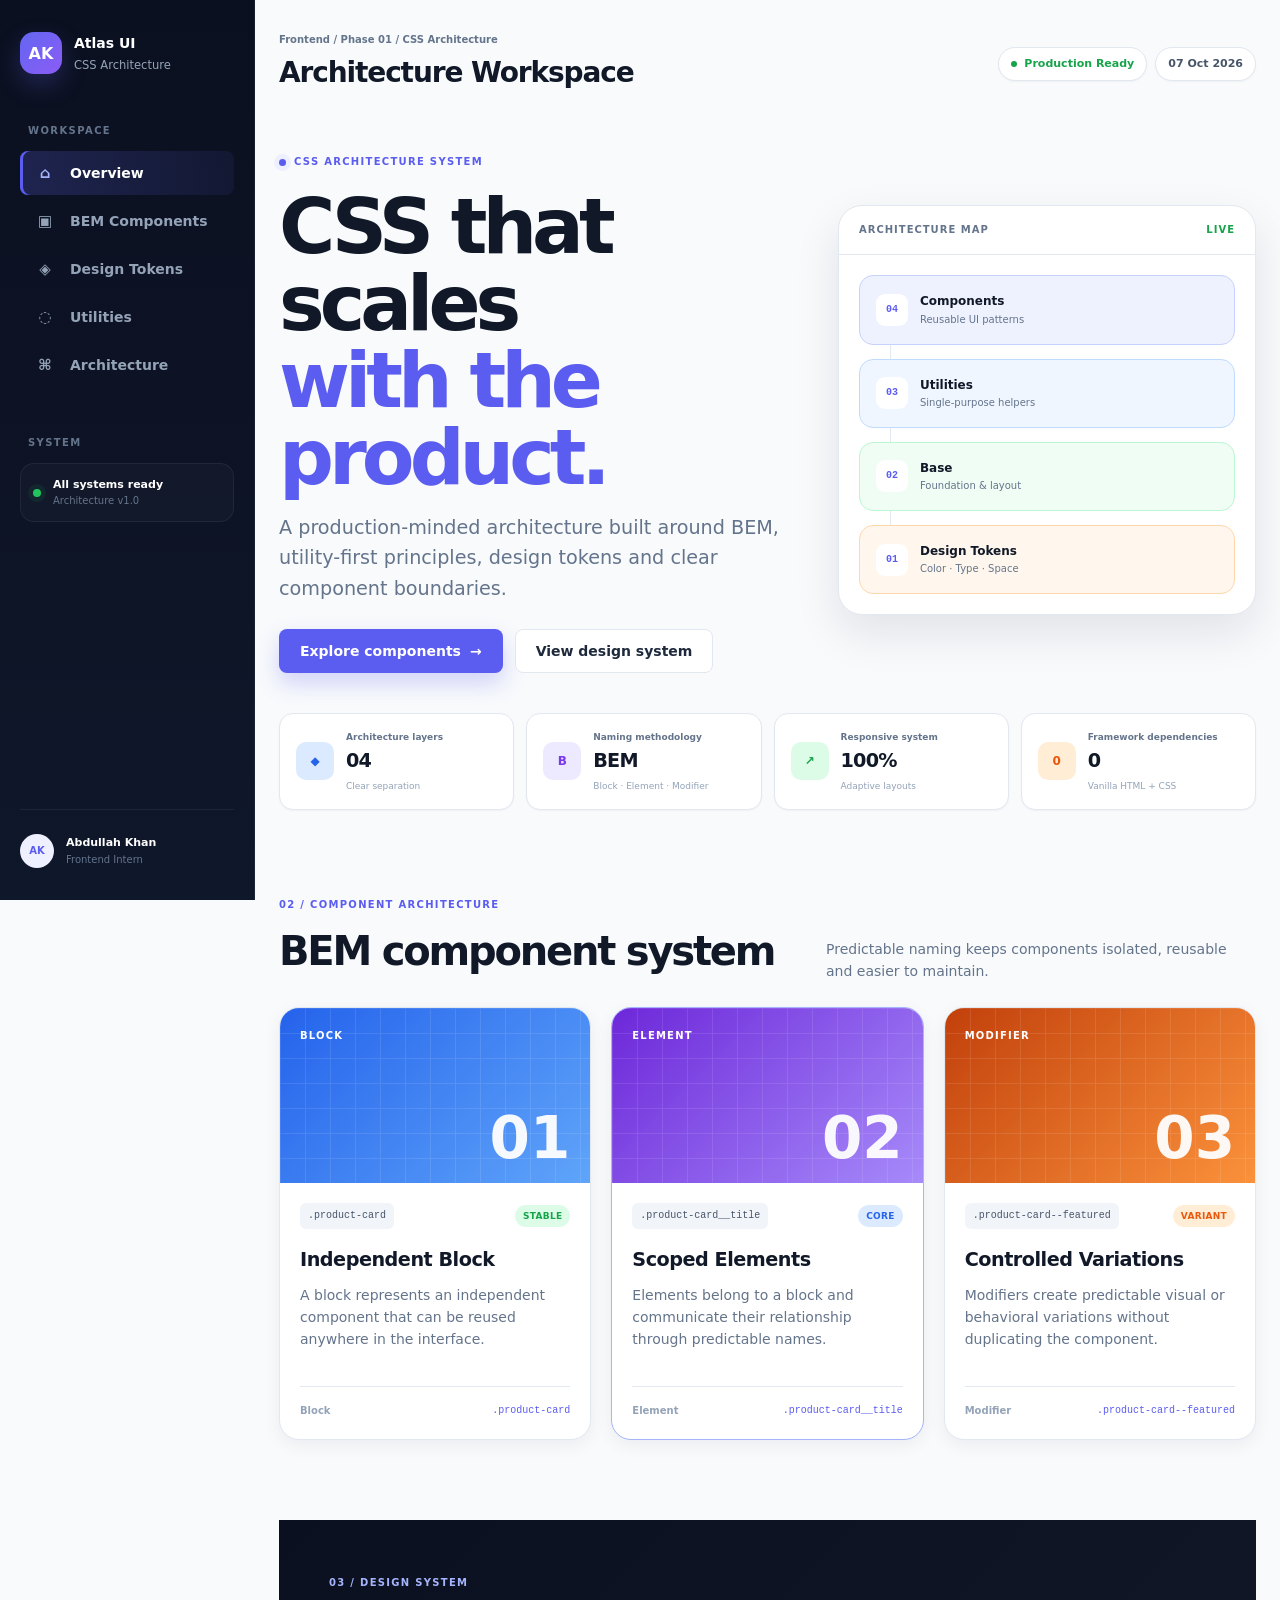
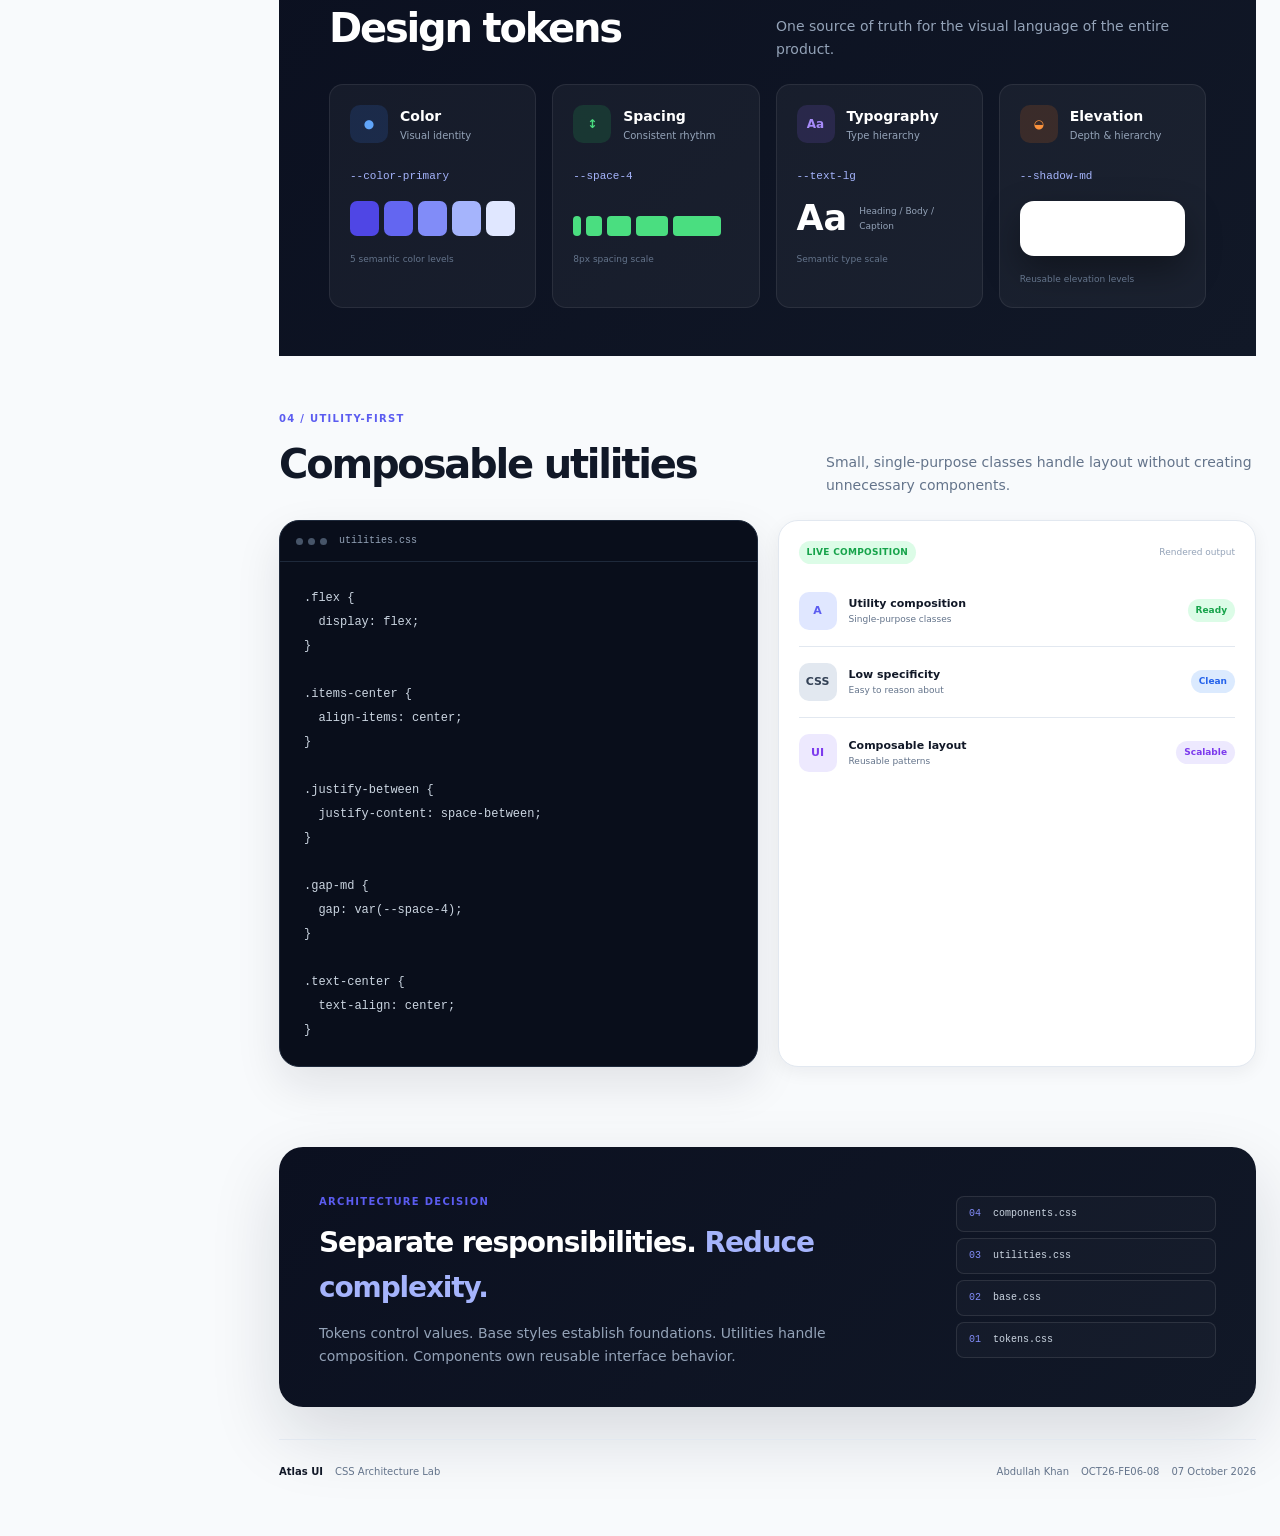
<file: task-submissions/task-01-css-architecture/index.html>
<!DOCTYPE html>
<html lang="en">
<head>
  <meta charset="UTF-8">
  <meta name="viewport" content="width=device-width, initial-scale=1.0">
  <meta name="description" content="Production CSS Architecture and Design Token System">
  <title>CSS Architecture System | Abdullah Khan</title>

  <link rel="stylesheet" href="css/tokens.css">
  <link rel="stylesheet" href="css/base.css">
  <link rel="stylesheet" href="css/utilities.css">
  <link rel="stylesheet" href="css/components.css">
</head>

<body>

<div class="app">

  <aside class="sidebar">

    <div class="sidebar__brand">
      <div class="brand-logo">AK</div>

      <div class="brand-copy">
        <strong>Atlas UI</strong>
        <span>CSS Architecture</span>
      </div>
    </div>

    <div class="sidebar__section">
      <span class="sidebar__label">WORKSPACE</span>

      <nav class="sidebar__nav">

        <a href="#overview" class="nav-link nav-link--active">
          <span class="nav-link__icon">⌂</span>
          <span>Overview</span>
        </a>

        <a href="#bem" class="nav-link">
          <span class="nav-link__icon">▣</span>
          <span>BEM Components</span>
        </a>

        <a href="#tokens" class="nav-link">
          <span class="nav-link__icon">◈</span>
          <span>Design Tokens</span>
        </a>

        <a href="#utilities" class="nav-link">
          <span class="nav-link__icon">◌</span>
          <span>Utilities</span>
        </a>

        <a href="#architecture" class="nav-link">
          <span class="nav-link__icon">⌘</span>
          <span>Architecture</span>
        </a>

      </nav>
    </div>

    <div class="sidebar__section">
      <span class="sidebar__label">SYSTEM</span>

      <div class="system-status">
        <span class="system-status__dot"></span>
        <div>
          <strong>All systems ready</strong>
          <span>Architecture v1.0</span>
        </div>
      </div>
    </div>

    <div class="sidebar__footer">
      <div class="sidebar__user">
        <div class="avatar">AK</div>

        <div>
          <strong>Abdullah Khan</strong>
          <span>Frontend Intern</span>
        </div>
      </div>
    </div>

  </aside>


  <main class="main">

    <header class="topbar">

      <div class="topbar__left">

        <button class="menu-button" aria-label="Open menu">
          ☰
        </button>

        <div>
          <span class="breadcrumb">Frontend / Phase 01 / CSS Architecture</span>
          <h1>Architecture Workspace</h1>
        </div>

      </div>

      <div class="topbar__right">

        <div class="status-badge">
          <span></span>
          Production Ready
        </div>

        <div class="date-chip">
          07 Oct 2026
        </div>

      </div>

    </header>


    <div class="content">


      <!-- HERO -->

      <section id="overview" class="hero">

        <div class="hero__main">

          <div class="hero__eyebrow">
            <span class="hero__eyebrow-dot"></span>
            CSS ARCHITECTURE SYSTEM
          </div>

          <h2>
            CSS that scales
            <span>with the product.</span>
          </h2>

          <p>
            A production-minded architecture built around BEM,
            utility-first principles, design tokens and clear
            component boundaries.
          </p>

          <div class="hero__actions">

            <a href="#bem" class="button button--primary">
              Explore components
              <span>→</span>
            </a>

            <a href="#tokens" class="button button--secondary">
              View design system
            </a>

          </div>

        </div>


        <div class="architecture-map">

          <div class="architecture-map__header">
            <span>ARCHITECTURE MAP</span>
            <span class="live-indicator">LIVE</span>
          </div>

          <div class="architecture-map__body">

            <div class="map-layer map-layer--component">
              <div class="map-layer__number">04</div>
              <div>
                <strong>Components</strong>
                <span>Reusable UI patterns</span>
              </div>
            </div>

            <div class="map-connector"></div>

            <div class="map-layer map-layer--utility">
              <div class="map-layer__number">03</div>
              <div>
                <strong>Utilities</strong>
                <span>Single-purpose helpers</span>
              </div>
            </div>

            <div class="map-connector"></div>

            <div class="map-layer map-layer--base">
              <div class="map-layer__number">02</div>
              <div>
                <strong>Base</strong>
                <span>Foundation & layout</span>
              </div>
            </div>

            <div class="map-connector"></div>

            <div class="map-layer map-layer--token">
              <div class="map-layer__number">01</div>
              <div>
                <strong>Design Tokens</strong>
                <span>Color · Type · Space</span>
              </div>
            </div>

          </div>

        </div>

      </section>


      <!-- METRICS -->

      <section class="metrics">

        <article class="metric-card">
          <span class="metric-card__icon metric-card__icon--blue">◆</span>
          <div>
            <span class="metric-card__label">Architecture layers</span>
            <strong>04</strong>
            <small>Clear separation</small>
          </div>
        </article>

        <article class="metric-card">
          <span class="metric-card__icon metric-card__icon--violet">B</span>
          <div>
            <span class="metric-card__label">Naming methodology</span>
            <strong>BEM</strong>
            <small>Block · Element · Modifier</small>
          </div>
        </article>

        <article class="metric-card">
          <span class="metric-card__icon metric-card__icon--green">↗</span>
          <div>
            <span class="metric-card__label">Responsive system</span>
            <strong>100%</strong>
            <small>Adaptive layouts</small>
          </div>
        </article>

        <article class="metric-card">
          <span class="metric-card__icon metric-card__icon--orange">0</span>
          <div>
            <span class="metric-card__label">Framework dependencies</span>
            <strong>0</strong>
            <small>Vanilla HTML + CSS</small>
          </div>
        </article>

      </section>


      <!-- BEM -->

      <section id="bem" class="section">

        <div class="section-heading">

          <div>
            <span class="section-heading__eyebrow">02 / COMPONENT ARCHITECTURE</span>
            <h2>BEM component system</h2>
          </div>

          <p>
            Predictable naming keeps components isolated,
            reusable and easier to maintain.
          </p>

        </div>


        <div class="bem-grid">


          <article class="showcase-card">

            <div class="showcase-card__visual showcase-card__visual--blue">

              <div class="visual-label">BLOCK</div>

              <div class="visual-symbol">
                <span>01</span>
              </div>

              <div class="visual-grid"></div>

            </div>

            <div class="showcase-card__body">

              <div class="component-header">

                <code>.product-card</code>

                <span class="tag tag--green">STABLE</span>

              </div>

              <h3>Independent Block</h3>

              <p>
                A block represents an independent component
                that can be reused anywhere in the interface.
              </p>

              <div class="component-example">
                <span>Block</span>
                <code>.product-card</code>
              </div>

            </div>

          </article>


          <article class="showcase-card showcase-card--featured">

            <div class="showcase-card__visual showcase-card__visual--violet">

              <div class="visual-label">ELEMENT</div>

              <div class="visual-symbol">
                <span>02</span>
              </div>

              <div class="visual-grid"></div>

            </div>

            <div class="showcase-card__body">

              <div class="component-header">

                <code>.product-card__title</code>

                <span class="tag tag--blue">CORE</span>

              </div>

              <h3>Scoped Elements</h3>

              <p>
                Elements belong to a block and communicate
                their relationship through predictable names.
              </p>

              <div class="component-example">
                <span>Element</span>
                <code>.product-card__title</code>
              </div>

            </div>

          </article>


          <article class="showcase-card">

            <div class="showcase-card__visual showcase-card__visual--orange">

              <div class="visual-label">MODIFIER</div>

              <div class="visual-symbol">
                <span>03</span>
              </div>

              <div class="visual-grid"></div>

            </div>

            <div class="showcase-card__body">

              <div class="component-header">

                <code>.product-card--featured</code>

                <span class="tag tag--orange">VARIANT</span>

              </div>

              <h3>Controlled Variations</h3>

              <p>
                Modifiers create predictable visual or behavioral
                variations without duplicating the component.
              </p>

              <div class="component-example">
                <span>Modifier</span>
                <code>.product-card--featured</code>
              </div>

            </div>

          </article>

        </div>

      </section>


      <!-- TOKENS -->

      <section id="tokens" class="section section--dark">

        <div class="section-heading section-heading--light">

          <div>
            <span class="section-heading__eyebrow">03 / DESIGN SYSTEM</span>
            <h2>Design tokens</h2>
          </div>

          <p>
            One source of truth for the visual language
            of the entire product.
          </p>

        </div>


        <div class="token-grid">


          <article class="token-card">

            <div class="token-card__top">

              <div class="token-icon token-icon--blue">●</div>

              <div>
                <strong>Color</strong>
                <span>Visual identity</span>
              </div>

            </div>

            <code>--color-primary</code>

            <div class="color-scale">
              <span></span>
              <span></span>
              <span></span>
              <span></span>
              <span></span>
            </div>

            <small>5 semantic color levels</small>

          </article>


          <article class="token-card">

            <div class="token-card__top">

              <div class="token-icon token-icon--green">↕</div>

              <div>
                <strong>Spacing</strong>
                <span>Consistent rhythm</span>
              </div>

            </div>

            <code>--space-4</code>

            <div class="spacing-scale">
              <span style="width:8px"></span>
              <span style="width:16px"></span>
              <span style="width:24px"></span>
              <span style="width:32px"></span>
              <span style="width:48px"></span>
            </div>

            <small>8px spacing scale</small>

          </article>


          <article class="token-card">

            <div class="token-card__top">

              <div class="token-icon token-icon--violet">Aa</div>

              <div>
                <strong>Typography</strong>
                <span>Type hierarchy</span>
              </div>

            </div>

            <code>--text-lg</code>

            <div class="type-preview">
              <strong>Aa</strong>
              <span>Heading / Body / Caption</span>
            </div>

            <small>Semantic type scale</small>

          </article>


          <article class="token-card">

            <div class="token-card__top">

              <div class="token-icon token-icon--orange">◒</div>

              <div>
                <strong>Elevation</strong>
                <span>Depth & hierarchy</span>
              </div>

            </div>

            <code>--shadow-md</code>

            <div class="shadow-preview"></div>

            <small>Reusable elevation levels</small>

          </article>


        </div>

      </section>


      <!-- UTILITIES -->

      <section id="utilities" class="section">

        <div class="section-heading">

          <div>
            <span class="section-heading__eyebrow">04 / UTILITY-FIRST</span>
            <h2>Composable utilities</h2>
          </div>

          <p>
            Small, single-purpose classes handle layout
            without creating unnecessary components.
          </p>

        </div>


        <div class="utility-layout">


          <div class="code-window">

            <div class="code-window__header">

              <div class="window-dots">
                <span></span>
                <span></span>
                <span></span>
              </div>

              <span>utilities.css</span>

            </div>

            <pre><code>.flex {
  display: flex;
}

.items-center {
  align-items: center;
}

.justify-between {
  justify-content: space-between;
}

.gap-md {
  gap: var(--space-4);
}

.text-center {
  text-align: center;
}</code></pre>

          </div>


          <div class="utility-preview">

            <div class="preview-header">
              <span class="tag tag--green">LIVE COMPOSITION</span>
              <span>Rendered output</span>
            </div>


            <div class="preview-row">

              <div class="preview-avatar">A</div>

              <div class="preview-copy">
                <strong>Utility composition</strong>
                <span>Single-purpose classes</span>
              </div>

              <span class="status status--green">
                Ready
              </span>

            </div>


            <div class="preview-row">

              <div class="preview-avatar preview-avatar--dark">
                CSS
              </div>

              <div class="preview-copy">
                <strong>Low specificity</strong>
                <span>Easy to reason about</span>
              </div>

              <span class="status status--blue">
                Clean
              </span>

            </div>


            <div class="preview-row">

              <div class="preview-avatar preview-avatar--violet">
                UI
              </div>

              <div class="preview-copy">
                <strong>Composable layout</strong>
                <span>Reusable patterns</span>
              </div>

              <span class="status status--violet">
                Scalable
              </span>

            </div>

          </div>

        </div>

      </section>


      <!-- ARCHITECTURE -->

      <section id="architecture" class="architecture">

        <div class="architecture__content">

          <span class="section-heading__eyebrow">
            ARCHITECTURE DECISION
          </span>

          <h2>
            Separate responsibilities.
            <span>Reduce complexity.</span>
          </h2>

          <p>
            Tokens control values. Base styles establish foundations.
            Utilities handle composition. Components own reusable
            interface behavior.
          </p>

        </div>


        <div class="architecture__stack">

          <div>
            <span>04</span>
            components.css
          </div>

          <div>
            <span>03</span>
            utilities.css
          </div>

          <div>
            <span>02</span>
            base.css
          </div>

          <div>
            <span>01</span>
            tokens.css
          </div>

        </div>

      </section>


      <footer class="footer">

        <div>
          <strong>Atlas UI</strong>
          <span>CSS Architecture Lab</span>
        </div>

        <div>
          <span>Abdullah Khan</span>
          <span>OCT26-FE06-08</span>
          <span>07 October 2026</span>
        </div>

      </footer>

    </div>

  </main>

</div>

</body>
</html>
</file>
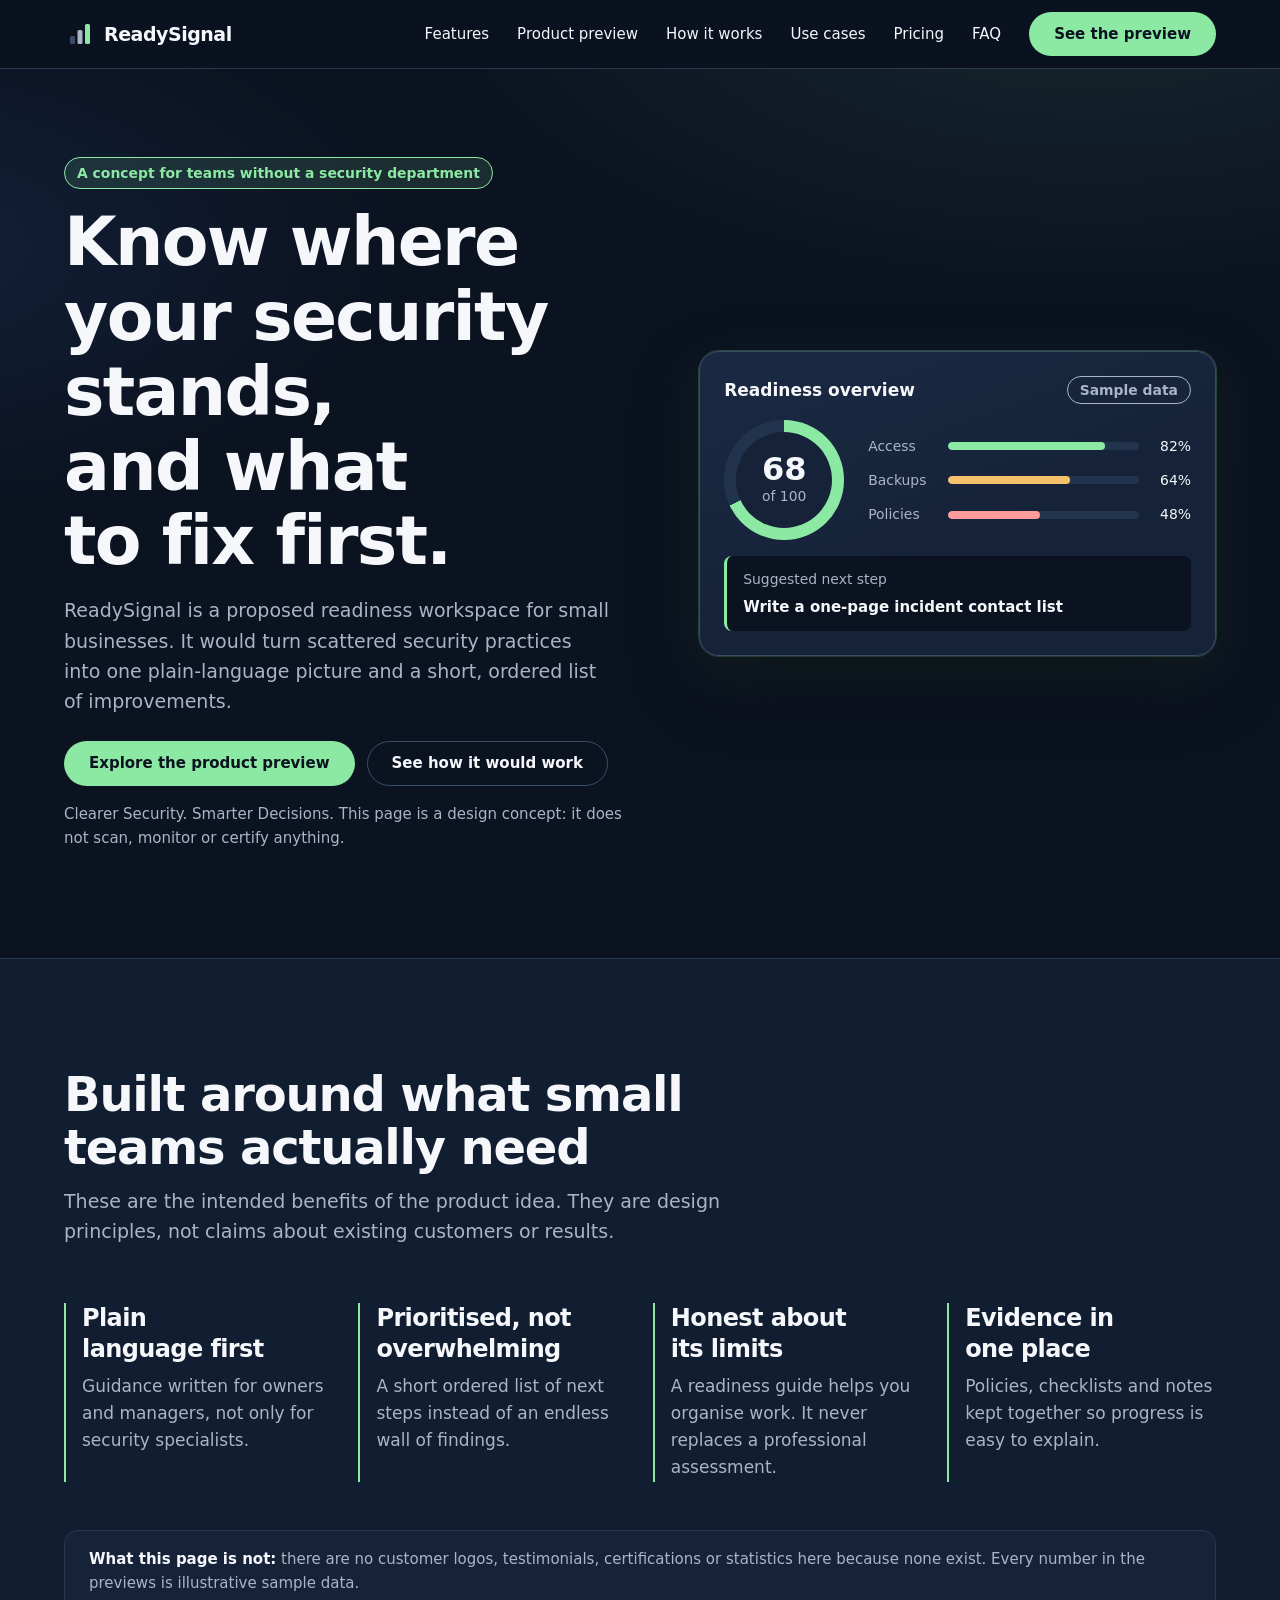
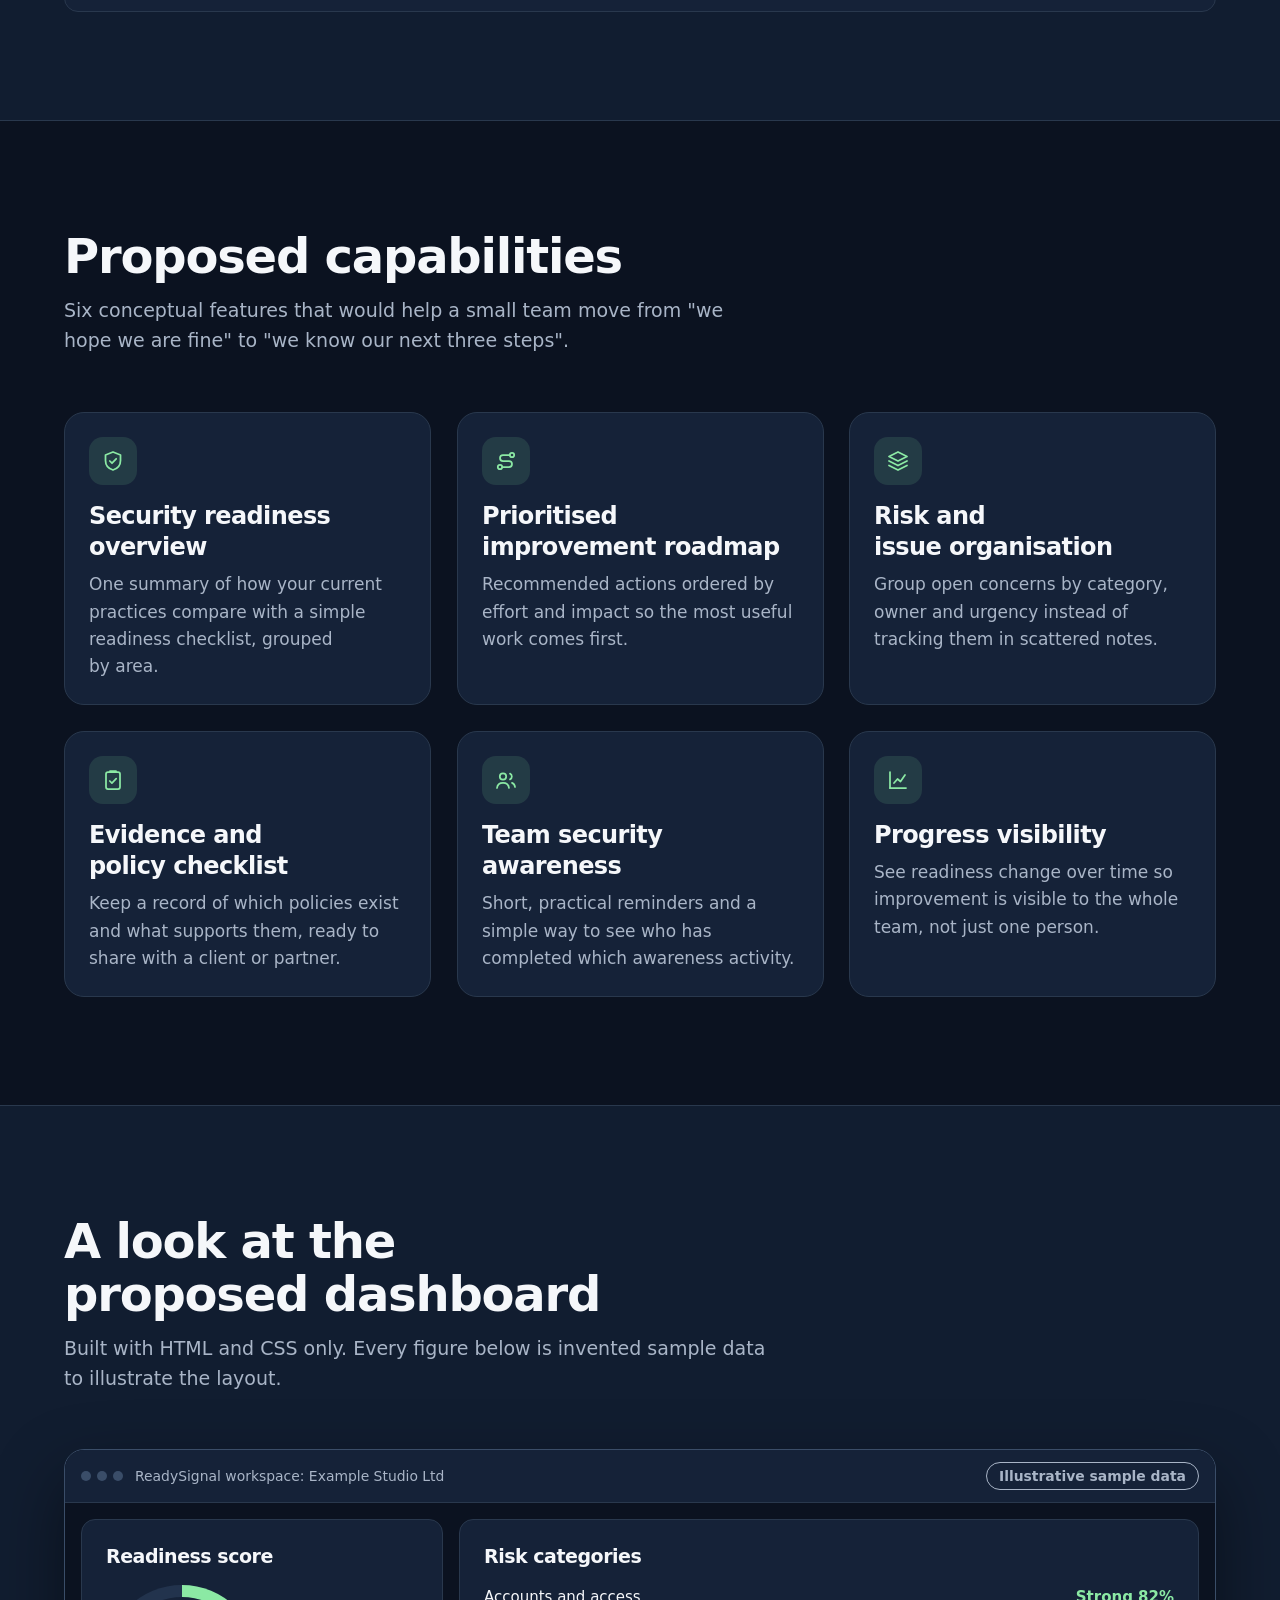
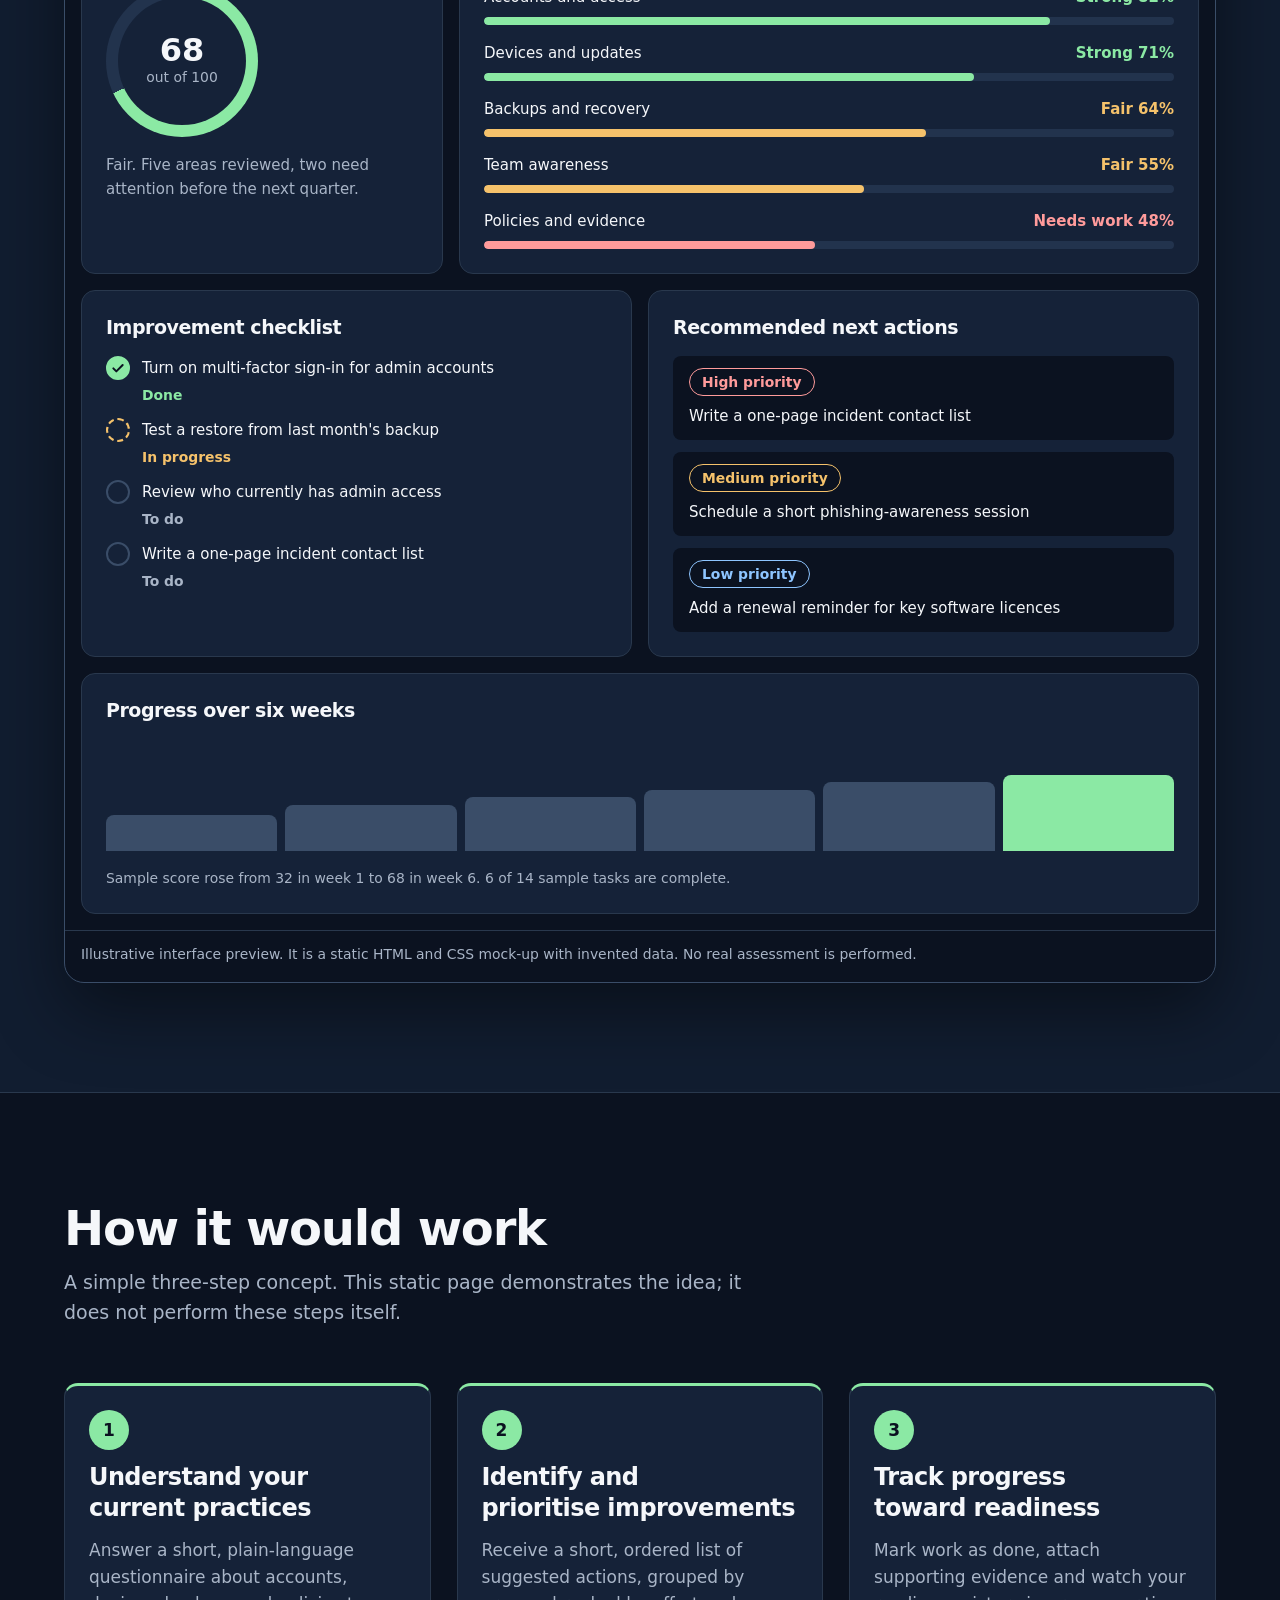
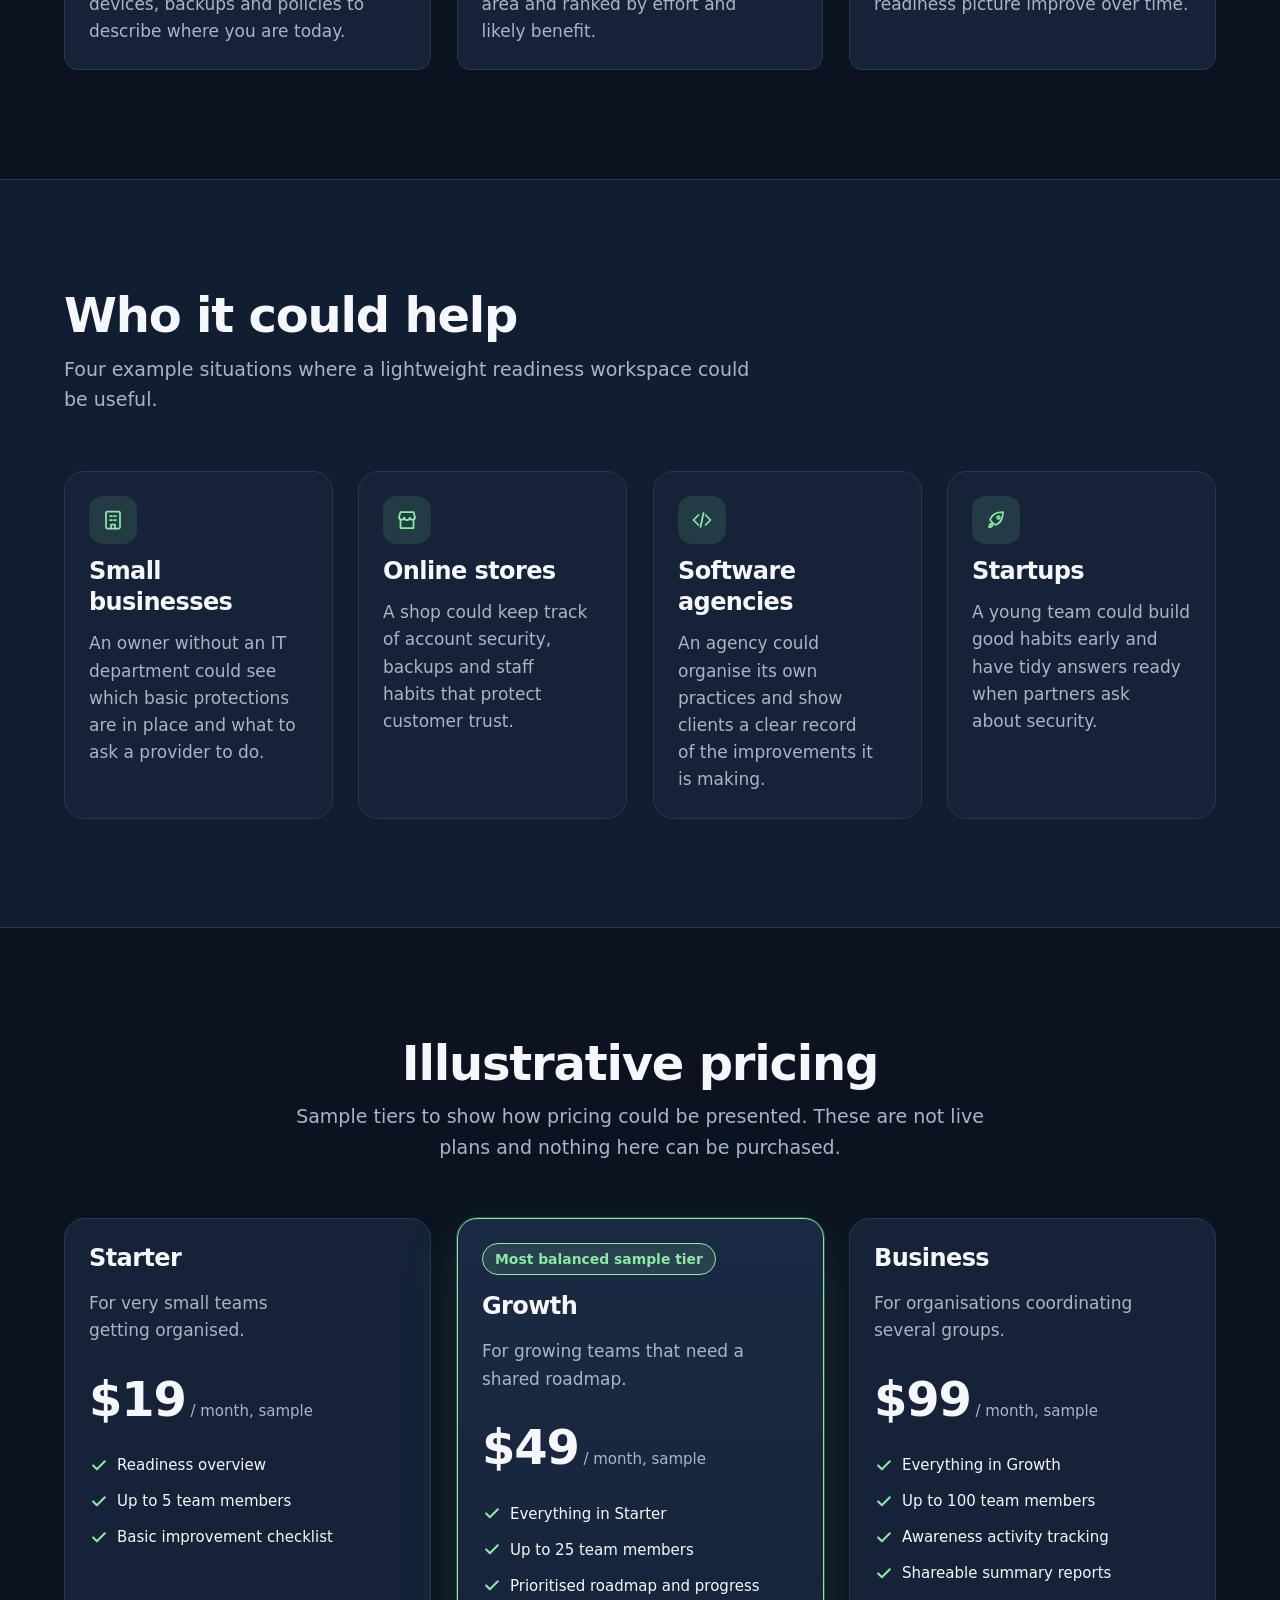
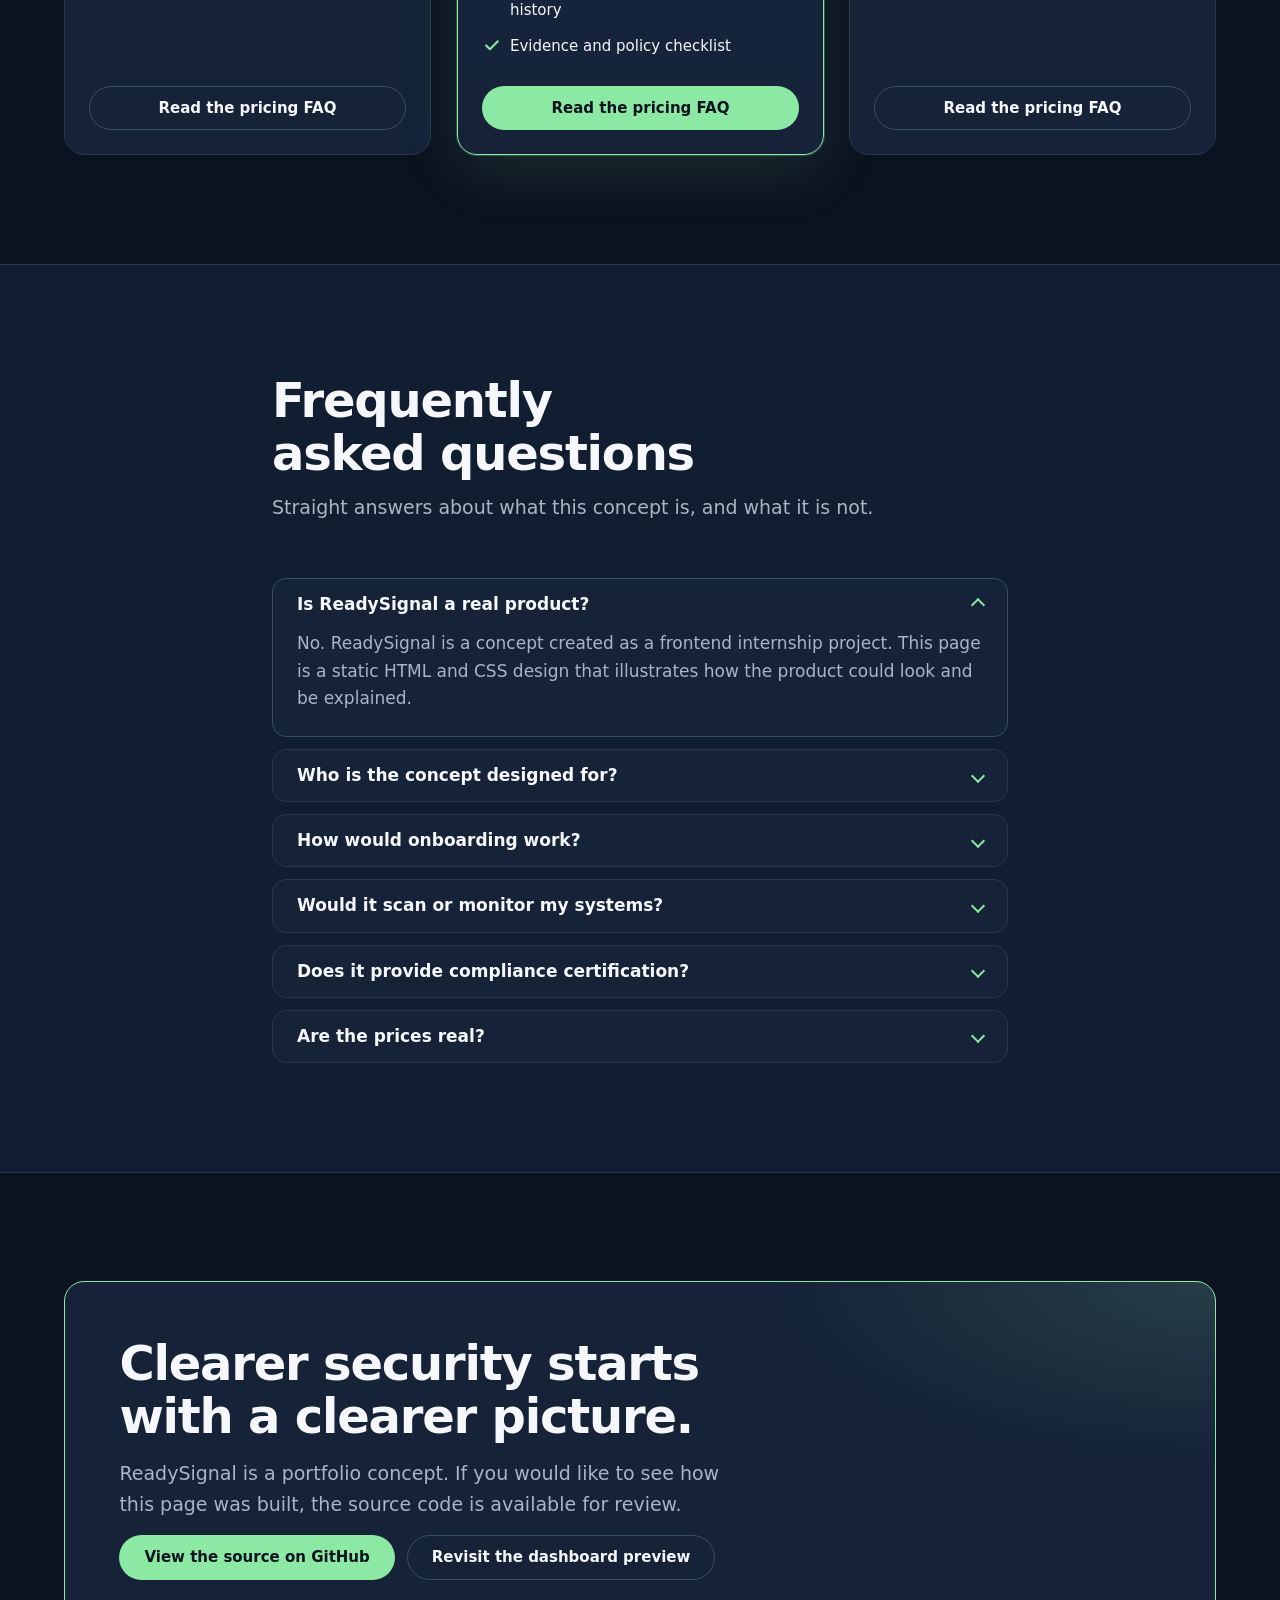
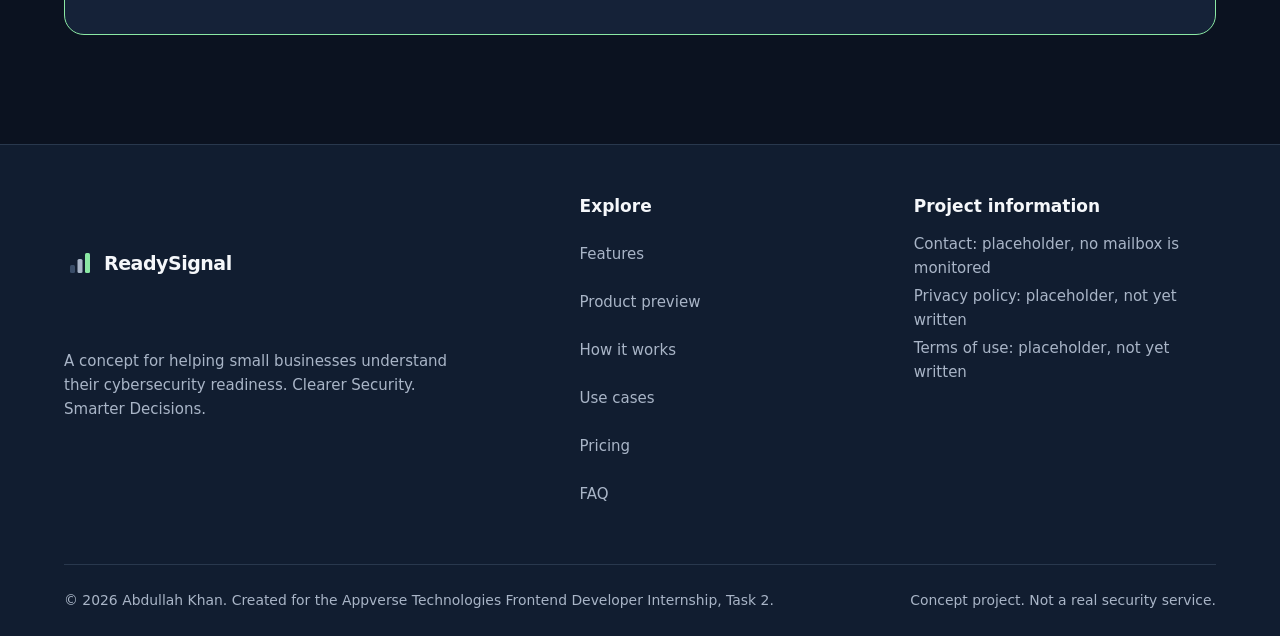
<file: task-submissions/task-02-cybersecurity-saas-landing-page/index.html>
<!DOCTYPE html>
<html lang="en">
<head>
  <meta charset="UTF-8">
  <meta name="viewport" content="width=device-width, initial-scale=1">
  <title>ReadySignal | Clearer Security. Smarter Decisions. (Concept)</title>
  <meta name="description" content="ReadySignal is a concept SaaS landing page that shows how small businesses could understand their cybersecurity readiness and organise their next improvements.">
  <meta name="theme-color" content="#0B1220">
  <link rel="icon" href="assets/icons/favicon.svg" type="image/svg+xml">

  <!-- Stylesheets are split by responsibility and loaded in cascade order. -->
  <link rel="stylesheet" href="css/tokens.css">
  <link rel="stylesheet" href="css/reset.css">
  <link rel="stylesheet" href="css/base.css">
  <link rel="stylesheet" href="css/layout.css">
  <link rel="stylesheet" href="css/components.css">
  <link rel="stylesheet" href="css/responsive.css">
  <link rel="stylesheet" href="css/animations.css">
  <link rel="stylesheet" href="css/print.css" media="print">
</head>
<body id="top">

  <!-- Decorative icon sprite: hidden from assistive technology. -->
  <svg class="visually-hidden" aria-hidden="true" focusable="false">
    <symbol id="i-shield" viewBox="0 0 24 24"><path d="M12 3 4.5 6v5.5c0 4.6 3.1 8.2 7.5 9.5 4.4-1.3 7.5-4.9 7.5-9.5V6L12 3Z"/><path d="m8.8 12 2.2 2.2 4.2-4.4"/></symbol>
    <symbol id="i-route" viewBox="0 0 24 24"><circle cx="6" cy="18" r="2.2"/><circle cx="18" cy="6" r="2.2"/><path d="M8.2 18H15a3 3 0 0 0 0-6H9a3 3 0 0 1 0-6h6.8"/></symbol>
    <symbol id="i-layers" viewBox="0 0 24 24"><path d="m12 3 9 4.5-9 4.5-9-4.5L12 3Z"/><path d="m3 12 9 4.5 9-4.5"/><path d="m3 16.5 9 4.5 9-4.5"/></symbol>
    <symbol id="i-clipboard" viewBox="0 0 24 24"><rect x="5" y="4" width="14" height="17" rx="2"/><path d="M9 4V3h6v1"/><path d="m8.8 13 2.1 2.1 4.3-4.4"/></symbol>
    <symbol id="i-users" viewBox="0 0 24 24"><circle cx="9" cy="8.5" r="3.2"/><path d="M3 20c.4-3.3 3-5.2 6-5.2s5.6 1.9 6 5.2"/><path d="M16 5.6a3.2 3.2 0 0 1 0 5.8"/><path d="M18 14.9c1.7.6 2.8 2.2 3 4.1"/></symbol>
    <symbol id="i-chart" viewBox="0 0 24 24"><path d="M4 20V4"/><path d="M4 20h16"/><path d="m8 15 3.5-4 3 2.5L19 7"/></symbol>
    <symbol id="i-check" viewBox="0 0 24 24"><path d="m5 12.5 4.5 4.5L19 7.5"/></symbol>
    <symbol id="i-store" viewBox="0 0 24 24"><path d="M4 9.5 5.5 4h13L20 9.5"/><path d="M4 9.5a2.7 2.7 0 0 0 5.3 0 2.7 2.7 0 0 0 5.4 0 2.7 2.7 0 0 0 5.3 0"/><path d="M5.5 12.5V20h13v-7.5"/></symbol>
    <symbol id="i-code" viewBox="0 0 24 24"><path d="m8.5 7-5 5 5 5"/><path d="m15.5 7 5 5-5 5"/><path d="m13.5 5-3 14"/></symbol>
    <symbol id="i-rocket" viewBox="0 0 24 24"><path d="M5 19c.3-2.2 1.2-3.3 2.6-3.6L8.4 17c-.3 1.4-1.4 2.3-3.4 2Z"/><path d="M9 15 6 12c1-3.2 3.6-6.4 8.5-7.5 1.5-.3 3.4-.5 4.5-.5-.1 1.1-.2 3-.5 4.5C17.4 13.4 14.2 16 11 17l-2-2Z"/><circle cx="14.5" cy="9.5" r="1.4"/></symbol>
    <symbol id="i-building" viewBox="0 0 24 24"><rect x="5" y="3.5" width="14" height="17" rx="1.5"/><path d="M9 8h2M13 8h2M9 12h2M13 12h2"/><path d="M10 20.5v-4h4v4"/></symbol>
  </svg>

  <a class="skip-link" href="#main">Skip to main content</a>

  <header class="site-header">
    <div class="container site-header__bar">

      <a class="brand" href="#top">
        <svg class="brand__mark" viewBox="0 0 32 32" aria-hidden="true" focusable="false">
          <rect class="brand__bar brand__bar--1" x="6" y="18" width="5" height="8" rx="1.5"/>
          <rect class="brand__bar brand__bar--2" x="13.5" y="12" width="5" height="14" rx="1.5"/>
          <rect class="brand__bar brand__bar--3" x="21" y="6" width="5" height="20" rx="1.5"/>
        </svg>
        <span class="brand__name">ReadySignal</span>
      </a>

      <!-- Pure CSS mobile navigation (checkbox hack).
           The checkbox stays in the accessibility tree and tab order; the
           label is the visible hamburger button. -->
      <input class="nav-toggle" type="checkbox" id="nav-toggle">
      <label class="nav-toggle__label" for="nav-toggle">
        <span class="nav-toggle__icon" aria-hidden="true"></span>
        <span class="nav-toggle__text">Menu</span>
      </label>

      <nav class="site-nav" aria-label="Primary">
        <ul class="site-nav__list" role="list">
          <li><a class="site-nav__link" href="#features">Features</a></li>
          <li><a class="site-nav__link" href="#product">Product preview</a></li>
          <li><a class="site-nav__link" href="#how-it-works">How it works</a></li>
          <li><a class="site-nav__link" href="#use-cases">Use cases</a></li>
          <li><a class="site-nav__link" href="#pricing">Pricing</a></li>
          <li><a class="site-nav__link" href="#faq">FAQ</a></li>
        </ul>
        <a class="button button--primary site-nav__cta" href="#product">See the preview</a>
      </nav>

    </div>
  </header>

  <main id="main">

    <!-- ================= HERO ================= -->
    <section class="hero" aria-labelledby="hero-title">
      <div class="container hero__grid">

        <div class="hero__copy">
          <p class="badge hero__badge anim-rise">A concept for teams without a security department</p>
          <h1 id="hero-title" class="hero__title anim-rise">Know where your security stands, and what to fix first.</h1>
          <p class="hero__lead anim-rise">ReadySignal is a proposed readiness workspace for small businesses. It would turn scattered security practices into one plain-language picture and a short, ordered list of improvements.</p>
          <div class="cluster hero__actions anim-rise">
            <a class="button button--primary" href="#product">Explore the product preview</a>
            <a class="button button--secondary" href="#how-it-works">See how it would work</a>
          </div>
          <p class="hero__note anim-rise">Clearer Security. Smarter Decisions. This page is a design concept: it does not scan, monitor or certify anything.</p>
        </div>

        <!-- Decorative composition. The full, labelled dashboard is in #product. -->
        <div class="hero__visual anim-fade" aria-hidden="true">
          <div class="mini-dash">
            <div class="mini-dash__top">
              <span class="mini-dash__title">Readiness overview</span>
              <span class="pill pill--muted">Sample data</span>
            </div>
            <div class="mini-dash__body">
              <div class="ring" style="--ring-value: 68">
                <div class="ring__inner">
                  <span class="ring__value">68</span>
                  <span class="ring__label">of 100</span>
                </div>
              </div>
              <ul class="mini-dash__bars" role="list">
                <li class="meter-row">
                  <span class="meter-row__label">Access</span>
                  <span class="meter"><span class="meter__fill" style="--value: 82"></span></span>
                  <span class="meter-row__value">82%</span>
                </li>
                <li class="meter-row">
                  <span class="meter-row__label">Backups</span>
                  <span class="meter"><span class="meter__fill meter__fill--warn" style="--value: 64"></span></span>
                  <span class="meter-row__value">64%</span>
                </li>
                <li class="meter-row">
                  <span class="meter-row__label">Policies</span>
                  <span class="meter"><span class="meter__fill meter__fill--danger" style="--value: 48"></span></span>
                  <span class="meter-row__value">48%</span>
                </li>
              </ul>
            </div>
            <div class="mini-dash__next">
              <span class="mini-dash__next-label">Suggested next step</span>
              <span class="mini-dash__next-text">Write a one-page incident contact list</span>
            </div>
          </div>
        </div>

      </div>
    </section>

    <!-- ================= TRUST ================= -->
    <section class="section section--alt" aria-labelledby="trust-title">
      <div class="container">
        <div class="section__header">
          <h2 id="trust-title">Built around what small teams actually need</h2>
          <p class="section__lead">These are the intended benefits of the product idea. They are design principles, not claims about existing customers or results.</p>
        </div>

        <ul class="card-grid trust-list" role="list">
          <li class="trust-item">
            <h3 class="trust-item__title">Plain language first</h3>
            <p class="text-muted">Guidance written for owners and managers, not only for security specialists.</p>
          </li>
          <li class="trust-item">
            <h3 class="trust-item__title">Prioritised, not overwhelming</h3>
            <p class="text-muted">A short ordered list of next steps instead of an endless wall of findings.</p>
          </li>
          <li class="trust-item">
            <h3 class="trust-item__title">Honest about its limits</h3>
            <p class="text-muted">A readiness guide helps you organise work. It never replaces a professional assessment.</p>
          </li>
          <li class="trust-item">
            <h3 class="trust-item__title">Evidence in one place</h3>
            <p class="text-muted">Policies, checklists and notes kept together so progress is easy to explain.</p>
          </li>
        </ul>

        <p class="callout">
          <strong>What this page is not:</strong> there are no customer logos, testimonials, certifications or statistics here because none exist. Every number in the previews is illustrative sample data.
        </p>
      </div>
    </section>

    <!-- ================= FEATURES ================= -->
    <section class="section" id="features" aria-labelledby="features-title">
      <div class="container">
        <div class="section__header">
          <h2 id="features-title">Proposed capabilities</h2>
          <p class="section__lead">Six conceptual features that would help a small team move from "we hope we are fine" to "we know our next three steps".</p>
        </div>

        <ul class="card-grid feature-grid" role="list">
          <li class="feature-wrap">
            <article class="feature">
              <span class="feature__icon"><svg class="icon" aria-hidden="true" focusable="false"><use href="#i-shield"/></svg></span>
              <div class="feature__body">
                <h3>Security readiness overview</h3>
                <p class="text-muted">One summary of how your current practices compare with a simple readiness checklist, grouped by area.</p>
              </div>
            </article>
          </li>
          <li class="feature-wrap">
            <article class="feature">
              <span class="feature__icon"><svg class="icon" aria-hidden="true" focusable="false"><use href="#i-route"/></svg></span>
              <div class="feature__body">
                <h3>Prioritised improvement roadmap</h3>
                <p class="text-muted">Recommended actions ordered by effort and impact so the most useful work comes first.</p>
              </div>
            </article>
          </li>
          <li class="feature-wrap">
            <article class="feature">
              <span class="feature__icon"><svg class="icon" aria-hidden="true" focusable="false"><use href="#i-layers"/></svg></span>
              <div class="feature__body">
                <h3>Risk and issue organisation</h3>
                <p class="text-muted">Group open concerns by category, owner and urgency instead of tracking them in scattered notes.</p>
              </div>
            </article>
          </li>
          <li class="feature-wrap">
            <article class="feature">
              <span class="feature__icon"><svg class="icon" aria-hidden="true" focusable="false"><use href="#i-clipboard"/></svg></span>
              <div class="feature__body">
                <h3>Evidence and policy checklist</h3>
                <p class="text-muted">Keep a record of which policies exist and what supports them, ready to share with a client or partner.</p>
              </div>
            </article>
          </li>
          <li class="feature-wrap">
            <article class="feature">
              <span class="feature__icon"><svg class="icon" aria-hidden="true" focusable="false"><use href="#i-users"/></svg></span>
              <div class="feature__body">
                <h3>Team security awareness</h3>
                <p class="text-muted">Short, practical reminders and a simple way to see who has completed which awareness activity.</p>
              </div>
            </article>
          </li>
          <li class="feature-wrap">
            <article class="feature">
              <span class="feature__icon"><svg class="icon" aria-hidden="true" focusable="false"><use href="#i-chart"/></svg></span>
              <div class="feature__body">
                <h3>Progress visibility</h3>
                <p class="text-muted">See readiness change over time so improvement is visible to the whole team, not just one person.</p>
              </div>
            </article>
          </li>
        </ul>
      </div>
    </section>

    <!-- ================= PRODUCT SHOWCASE ================= -->
    <section class="section section--alt" id="product" aria-labelledby="product-title">
      <div class="container">
        <div class="section__header">
          <h2 id="product-title">A look at the proposed dashboard</h2>
          <p class="section__lead">Built with HTML and CSS only. Every figure below is invented sample data to illustrate the layout.</p>
        </div>

        <figure class="dash" aria-labelledby="dash-caption">
          <div class="dash__chrome">
            <span class="dash__dots" aria-hidden="true"><span></span><span></span><span></span></span>
            <span class="dash__chrome-title">ReadySignal workspace: Example Studio Ltd</span>
            <span class="pill pill--muted">Illustrative sample data</span>
          </div>

          <div class="dash__grid">

            <section class="panel panel--score" aria-labelledby="p-score">
              <h3 id="p-score" class="panel__title">Readiness score</h3>
              <div class="score">
                <div class="ring ring--large" style="--ring-value: 68">
                  <div class="ring__inner">
                    <span class="ring__value">68</span>
                    <span class="ring__label">out of 100</span>
                  </div>
                </div>
                <p class="score__text">Fair. Five areas reviewed, two need attention before the next quarter.</p>
              </div>
            </section>

            <section class="panel panel--areas" aria-labelledby="p-areas">
              <h3 id="p-areas" class="panel__title">Risk categories</h3>
              <ul class="areas" role="list">
                <li class="area">
                  <div class="area__head"><span class="area__name">Accounts and access</span><span class="area__status area__status--good">Strong 82%</span></div>
                  <span class="meter" aria-hidden="true"><span class="meter__fill" style="--value: 82"></span></span>
                </li>
                <li class="area">
                  <div class="area__head"><span class="area__name">Devices and updates</span><span class="area__status area__status--good">Strong 71%</span></div>
                  <span class="meter" aria-hidden="true"><span class="meter__fill" style="--value: 71"></span></span>
                </li>
                <li class="area">
                  <div class="area__head"><span class="area__name">Backups and recovery</span><span class="area__status area__status--warn">Fair 64%</span></div>
                  <span class="meter" aria-hidden="true"><span class="meter__fill meter__fill--warn" style="--value: 64"></span></span>
                </li>
                <li class="area">
                  <div class="area__head"><span class="area__name">Team awareness</span><span class="area__status area__status--warn">Fair 55%</span></div>
                  <span class="meter" aria-hidden="true"><span class="meter__fill meter__fill--warn" style="--value: 55"></span></span>
                </li>
                <li class="area">
                  <div class="area__head"><span class="area__name">Policies and evidence</span><span class="area__status area__status--bad">Needs work 48%</span></div>
                  <span class="meter" aria-hidden="true"><span class="meter__fill meter__fill--danger" style="--value: 48"></span></span>
                </li>
              </ul>
            </section>

            <section class="panel panel--checklist" aria-labelledby="p-check">
              <h3 id="p-check" class="panel__title">Improvement checklist</h3>
              <ul class="checklist" role="list">
                <li class="check check--done"><span class="check__mark" aria-hidden="true"><svg class="icon" focusable="false"><use href="#i-check"/></svg></span><span class="check__text">Turn on multi-factor sign-in for admin accounts</span><span class="check__state">Done</span></li>
                <li class="check check--doing"><span class="check__mark" aria-hidden="true"></span><span class="check__text">Test a restore from last month's backup</span><span class="check__state">In progress</span></li>
                <li class="check"><span class="check__mark" aria-hidden="true"></span><span class="check__text">Review who currently has admin access</span><span class="check__state">To do</span></li>
                <li class="check"><span class="check__mark" aria-hidden="true"></span><span class="check__text">Write a one-page incident contact list</span><span class="check__state">To do</span></li>
              </ul>
            </section>

            <section class="panel panel--next" aria-labelledby="p-next">
              <h3 id="p-next" class="panel__title">Recommended next actions</h3>
              <ol class="actions" role="list">
                <li class="action"><span class="pill pill--bad">High priority</span><span class="action__text">Write a one-page incident contact list</span></li>
                <li class="action"><span class="pill pill--warn">Medium priority</span><span class="action__text">Schedule a short phishing-awareness session</span></li>
                <li class="action"><span class="pill pill--info">Low priority</span><span class="action__text">Add a renewal reminder for key software licences</span></li>
              </ol>
            </section>

            <section class="panel panel--progress" aria-labelledby="p-prog">
              <h3 id="p-prog" class="panel__title">Progress over six weeks</h3>
              <div class="trend" aria-hidden="true">
                <span class="trend__bar" style="--value: 32"></span>
                <span class="trend__bar" style="--value: 41"></span>
                <span class="trend__bar" style="--value: 48"></span>
                <span class="trend__bar" style="--value: 55"></span>
                <span class="trend__bar" style="--value: 62"></span>
                <span class="trend__bar trend__bar--now" style="--value: 68"></span>
              </div>
              <p class="trend__caption">Sample score rose from 32 in week 1 to 68 in week 6. 6 of 14 sample tasks are complete.</p>
            </section>

          </div>

          <figcaption id="dash-caption" class="dash__caption">Illustrative interface preview. It is a static HTML and CSS mock-up with invented data. No real assessment is performed.</figcaption>
        </figure>
      </div>
    </section>

    <!-- ================= HOW IT WORKS ================= -->
    <section class="section" id="how-it-works" aria-labelledby="how-title">
      <div class="container">
        <div class="section__header">
          <h2 id="how-title">How it would work</h2>
          <p class="section__lead">A simple three-step concept. This static page demonstrates the idea; it does not perform these steps itself.</p>
        </div>

        <ol class="steps" role="list">
          <li class="step">
            <span class="step__number" aria-hidden="true">1</span>
            <h3>Understand your current practices</h3>
            <p class="text-muted">Answer a short, plain-language questionnaire about accounts, devices, backups and policies to describe where you are today.</p>
          </li>
          <li class="step">
            <span class="step__number" aria-hidden="true">2</span>
            <h3>Identify and prioritise improvements</h3>
            <p class="text-muted">Receive a short, ordered list of suggested actions, grouped by area and ranked by effort and likely benefit.</p>
          </li>
          <li class="step">
            <span class="step__number" aria-hidden="true">3</span>
            <h3>Track progress toward readiness</h3>
            <p class="text-muted">Mark work as done, attach supporting evidence and watch your readiness picture improve over time.</p>
          </li>
        </ol>
      </div>
    </section>

    <!-- ================= USE CASES ================= -->
    <section class="section section--alt" id="use-cases" aria-labelledby="cases-title">
      <div class="container">
        <div class="section__header">
          <h2 id="cases-title">Who it could help</h2>
          <p class="section__lead">Four example situations where a lightweight readiness workspace could be useful.</p>
        </div>

        <ul class="card-grid card-grid--quad" role="list">
          <li class="case-wrap">
            <article class="case">
              <span class="case__icon"><svg class="icon" aria-hidden="true" focusable="false"><use href="#i-building"/></svg></span>
              <h3>Small businesses</h3>
              <p class="text-muted">An owner without an IT department could see which basic protections are in place and what to ask a provider to do.</p>
            </article>
          </li>
          <li class="case-wrap">
            <article class="case">
              <span class="case__icon"><svg class="icon" aria-hidden="true" focusable="false"><use href="#i-store"/></svg></span>
              <h3>Online stores</h3>
              <p class="text-muted">A shop could keep track of account security, backups and staff habits that protect customer trust.</p>
            </article>
          </li>
          <li class="case-wrap">
            <article class="case">
              <span class="case__icon"><svg class="icon" aria-hidden="true" focusable="false"><use href="#i-code"/></svg></span>
              <h3>Software agencies</h3>
              <p class="text-muted">An agency could organise its own practices and show clients a clear record of the improvements it is making.</p>
            </article>
          </li>
          <li class="case-wrap">
            <article class="case">
              <span class="case__icon"><svg class="icon" aria-hidden="true" focusable="false"><use href="#i-rocket"/></svg></span>
              <h3>Startups</h3>
              <p class="text-muted">A young team could build good habits early and have tidy answers ready when partners ask about security.</p>
            </article>
          </li>
        </ul>
      </div>
    </section>

    <!-- ================= PRICING ================= -->
    <section class="section" id="pricing" aria-labelledby="pricing-title">
      <div class="container">
        <div class="section__header section__header--center">
          <h2 id="pricing-title">Illustrative pricing</h2>
          <p class="section__lead">Sample tiers to show how pricing could be presented. These are not live plans and nothing here can be purchased.</p>
        </div>

        <ul class="card-grid pricing-grid" role="list">
          <li class="plan-wrap">
            <article class="plan" aria-labelledby="plan-starter">
              <h3 id="plan-starter" class="plan__name">Starter</h3>
              <p class="plan__for text-muted">For very small teams getting organised.</p>
              <p class="plan__price"><span class="plan__amount">$19</span><span class="plan__period"> / month, sample</span></p>
              <ul class="plan__features" role="list">
                <li><svg class="icon" aria-hidden="true" focusable="false"><use href="#i-check"/></svg>Readiness overview</li>
                <li><svg class="icon" aria-hidden="true" focusable="false"><use href="#i-check"/></svg>Up to 5 team members</li>
                <li><svg class="icon" aria-hidden="true" focusable="false"><use href="#i-check"/></svg>Basic improvement checklist</li>
              </ul>
              <a class="button button--secondary plan__cta" href="#faq">Read the pricing FAQ</a>
            </article>
          </li>
          <li class="plan-wrap">
            <article class="plan plan--featured" aria-labelledby="plan-growth">
              <p class="badge plan__badge">Most balanced sample tier</p>
              <h3 id="plan-growth" class="plan__name">Growth</h3>
              <p class="plan__for text-muted">For growing teams that need a shared roadmap.</p>
              <p class="plan__price"><span class="plan__amount">$49</span><span class="plan__period"> / month, sample</span></p>
              <ul class="plan__features" role="list">
                <li><svg class="icon" aria-hidden="true" focusable="false"><use href="#i-check"/></svg>Everything in Starter</li>
                <li><svg class="icon" aria-hidden="true" focusable="false"><use href="#i-check"/></svg>Up to 25 team members</li>
                <li><svg class="icon" aria-hidden="true" focusable="false"><use href="#i-check"/></svg>Prioritised roadmap and progress history</li>
                <li><svg class="icon" aria-hidden="true" focusable="false"><use href="#i-check"/></svg>Evidence and policy checklist</li>
              </ul>
              <a class="button button--primary plan__cta" href="#faq">Read the pricing FAQ</a>
            </article>
          </li>
          <li class="plan-wrap">
            <article class="plan" aria-labelledby="plan-business">
              <h3 id="plan-business" class="plan__name">Business</h3>
              <p class="plan__for text-muted">For organisations coordinating several groups.</p>
              <p class="plan__price"><span class="plan__amount">$99</span><span class="plan__period"> / month, sample</span></p>
              <ul class="plan__features" role="list">
                <li><svg class="icon" aria-hidden="true" focusable="false"><use href="#i-check"/></svg>Everything in Growth</li>
                <li><svg class="icon" aria-hidden="true" focusable="false"><use href="#i-check"/></svg>Up to 100 team members</li>
                <li><svg class="icon" aria-hidden="true" focusable="false"><use href="#i-check"/></svg>Awareness activity tracking</li>
                <li><svg class="icon" aria-hidden="true" focusable="false"><use href="#i-check"/></svg>Shareable summary reports</li>
              </ul>
              <a class="button button--secondary plan__cta" href="#faq">Read the pricing FAQ</a>
            </article>
          </li>
        </ul>
      </div>
    </section>

    <!-- ================= FAQ ================= -->
    <section class="section section--alt" id="faq" aria-labelledby="faq-title">
      <div class="container container--narrow">
        <div class="section__header">
          <h2 id="faq-title">Frequently asked questions</h2>
          <p class="section__lead">Straight answers about what this concept is, and what it is not.</p>
        </div>

        <div class="faq">
          <details class="faq__item" open>
            <summary class="faq__question">Is ReadySignal a real product?</summary>
            <p class="faq__answer">No. ReadySignal is a concept created as a frontend internship project. This page is a static HTML and CSS design that illustrates how the product could look and be explained.</p>
          </details>
          <details class="faq__item">
            <summary class="faq__question">Who is the concept designed for?</summary>
            <p class="faq__answer">Small and medium-sized businesses, online stores, small software agencies and startups that do not have a dedicated security team.</p>
          </details>
          <details class="faq__item">
            <summary class="faq__question">How would onboarding work?</summary>
            <p class="faq__answer">The idea is a short questionnaire about your current practices, followed by a first roadmap of suggested actions. This page does not collect any answers or personal data.</p>
          </details>
          <details class="faq__item">
            <summary class="faq__question">Would it scan or monitor my systems?</summary>
            <p class="faq__answer">No. The concept is a readiness guide that helps you organise and track work. It would not perform vulnerability scanning, threat detection or live monitoring, and it would not guarantee that you are secure.</p>
          </details>
          <details class="faq__item">
            <summary class="faq__question">Does it provide compliance certification?</summary>
            <p class="faq__answer">No. It could help you collect evidence and organise policies, but it would not certify compliance with any standard or replace an independent audit.</p>
          </details>
          <details class="faq__item">
            <summary class="faq__question">Are the prices real?</summary>
            <p class="faq__answer">No. The three tiers are sample prices used to demonstrate a pricing layout. There is no checkout, billing or sign-up on this page.</p>
          </details>
        </div>
      </div>
    </section>

    <!-- ================= FINAL CTA ================= -->
    <section class="section final-cta" aria-labelledby="cta-title">
      <div class="container">
        <div class="cta-panel">
          <h2 id="cta-title">Clearer security starts with a clearer picture.</h2>
          <p class="section__lead">ReadySignal is a portfolio concept. If you would like to see how this page was built, the source code is available for review.</p>
          <div class="cluster cta-panel__actions">
            <a class="button button--primary" href="https://github.com/abdullahsatech-eng/appverse-frontend-internship" target="_blank" rel="noopener noreferrer">View the source on GitHub<span class="visually-hidden"> (opens in a new tab)</span></a>
            <a class="button button--secondary" href="#product">Revisit the dashboard preview</a>
          </div>
        </div>
      </div>
    </section>

  </main>

  <footer class="site-footer">
    <div class="container">
      <div class="site-footer__grid">
        <div class="stack footer-brand">
          <a class="brand" href="#top">
            <svg class="brand__mark" viewBox="0 0 32 32" aria-hidden="true" focusable="false">
              <rect class="brand__bar brand__bar--1" x="6" y="18" width="5" height="8" rx="1.5"/>
              <rect class="brand__bar brand__bar--2" x="13.5" y="12" width="5" height="14" rx="1.5"/>
              <rect class="brand__bar brand__bar--3" x="21" y="6" width="5" height="20" rx="1.5"/>
            </svg>
            <span class="brand__name">ReadySignal</span>
          </a>
          <p class="text-muted">A concept for helping small businesses understand their cybersecurity readiness. Clearer Security. Smarter Decisions.</p>
        </div>

        <nav aria-label="Footer">
          <p class="footer-title">Explore</p>
          <ul class="footer-list" role="list">
            <li><a href="#features">Features</a></li>
            <li><a href="#product">Product preview</a></li>
            <li><a href="#how-it-works">How it works</a></li>
            <li><a href="#use-cases">Use cases</a></li>
            <li><a href="#pricing">Pricing</a></li>
            <li><a href="#faq">FAQ</a></li>
          </ul>
        </nav>

        <div>
          <p class="footer-title">Project information</p>
          <ul class="footer-list footer-list--plain" role="list">
            <li>Contact: placeholder, no mailbox is monitored</li>
            <li>Privacy policy: placeholder, not yet written</li>
            <li>Terms of use: placeholder, not yet written</li>
          </ul>
        </div>
      </div>

      <div class="site-footer__bottom">
        <p>&copy; 2026 Abdullah Khan. Created for the Appverse Technologies Frontend Developer Internship, Task 2.</p>
        <p>Concept project. Not a real security service.</p>
      </div>
    </div>
  </footer>

</body>
</html>
</file>
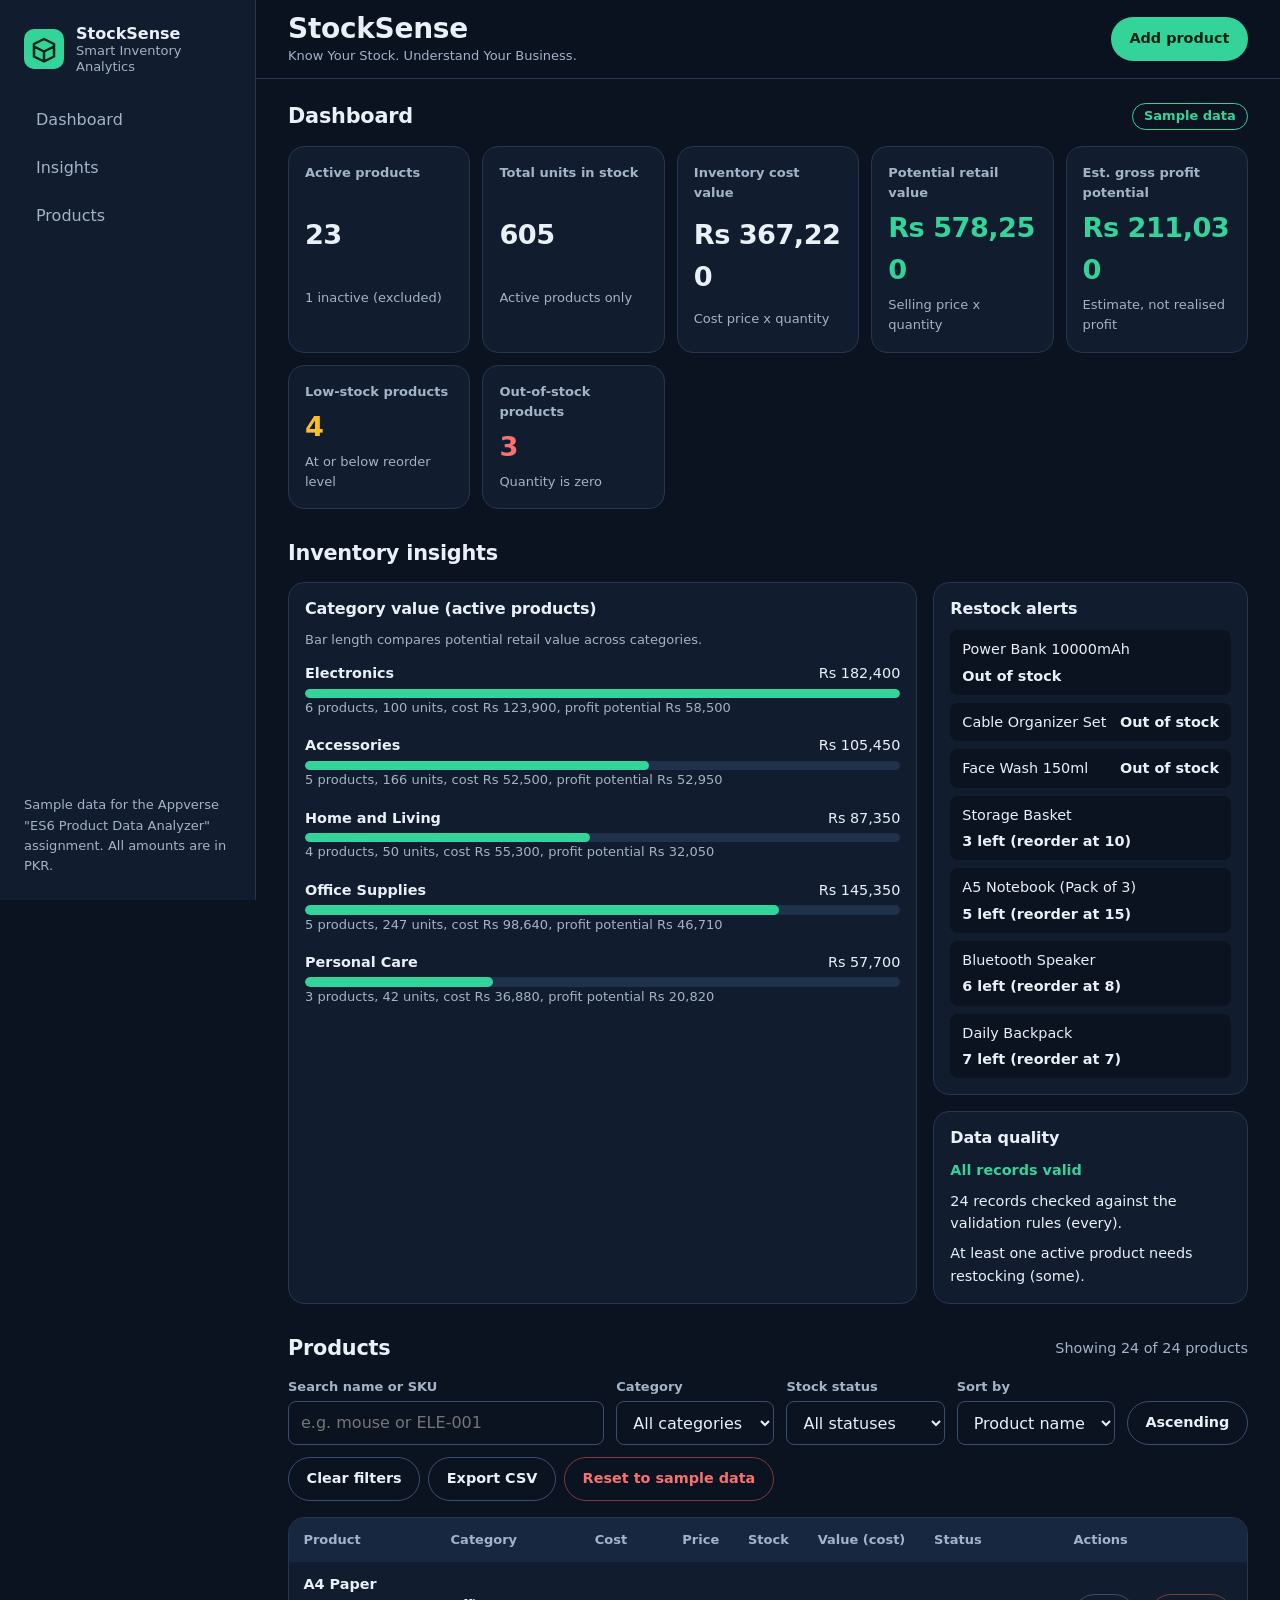
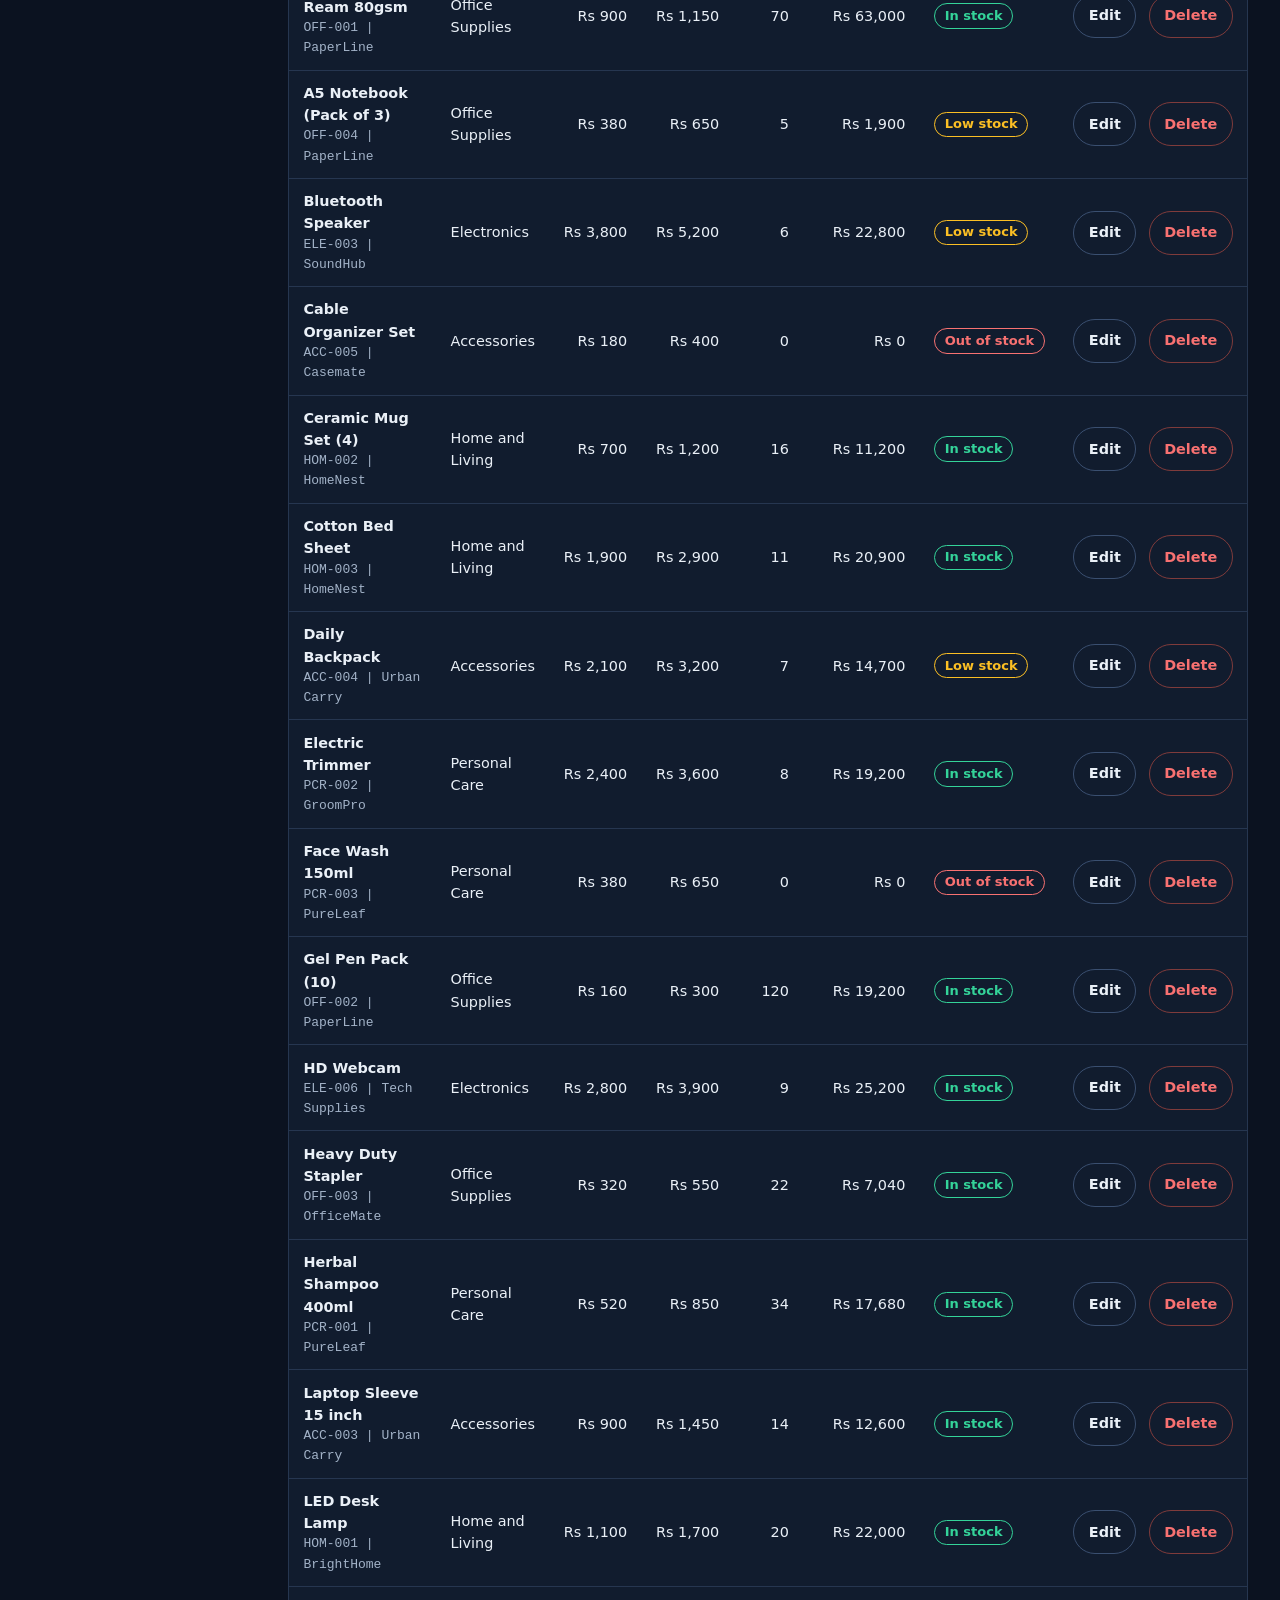
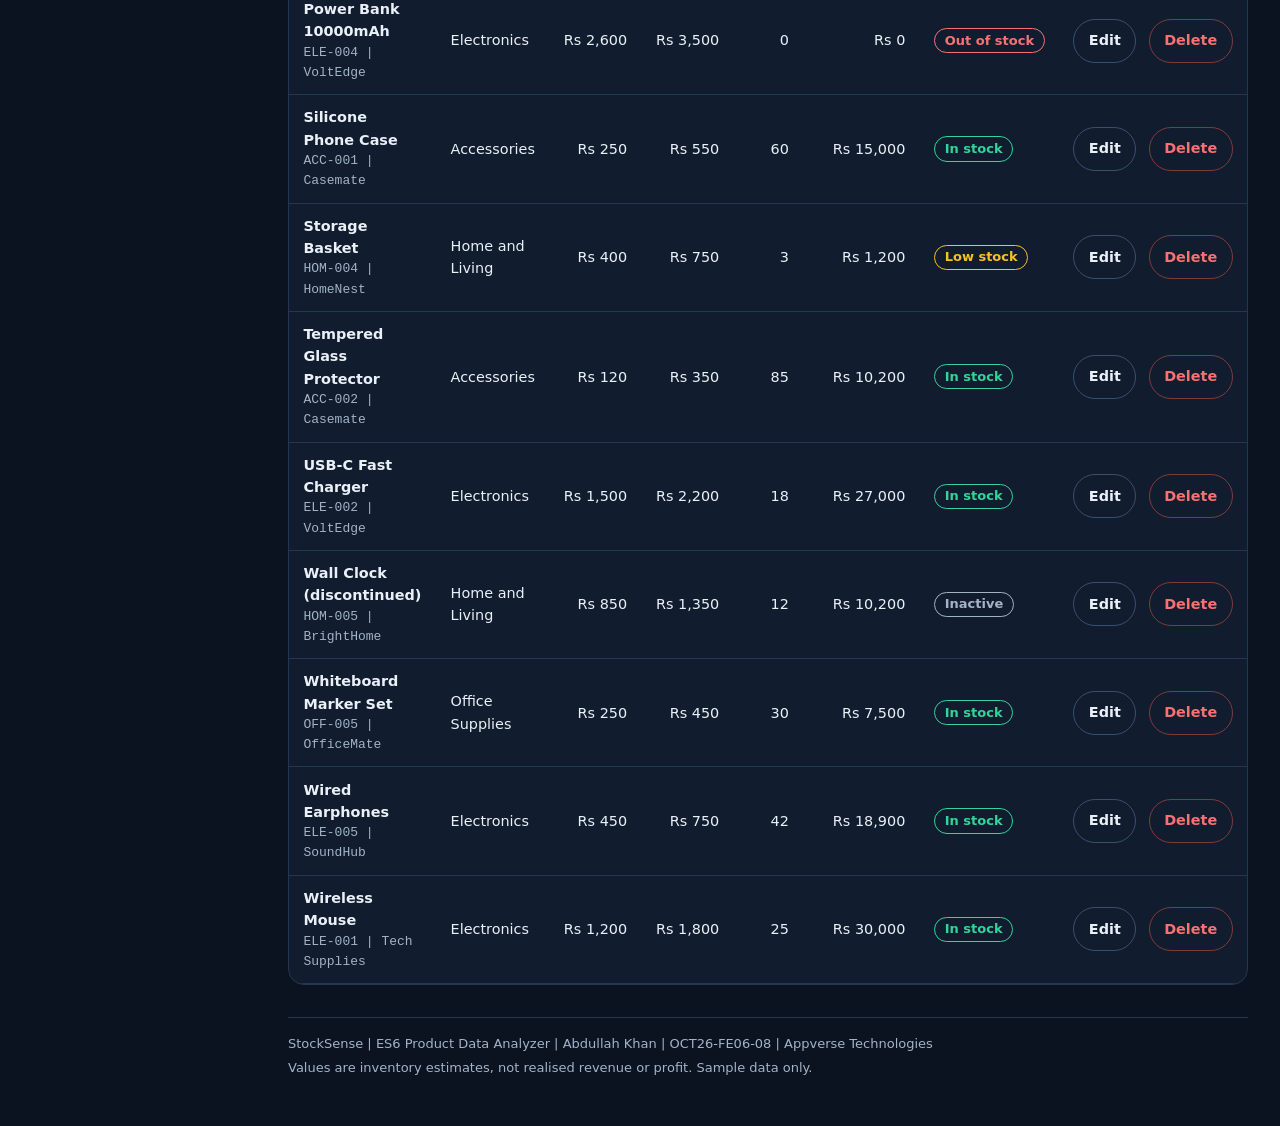
<file: task-submissions/task-03-es6-product-data-analyzer/index.html>
<!DOCTYPE html>
<html lang="en">
<head>
  <meta charset="UTF-8">
  <meta name="viewport" content="width=device-width, initial-scale=1">
  <title>StockSense: Smart Inventory Analytics</title>
  <meta name="description" content="StockSense is a responsive inventory analytics dashboard built with vanilla JavaScript ES6+ for the Appverse ES6 Product Data Analyzer assignment.">
  <meta name="theme-color" content="#0b1220">
  <link rel="icon" href="assets/favicon.svg" type="image/svg+xml">
  <link rel="stylesheet" href="css/tokens.css">
  <link rel="stylesheet" href="css/base.css">
  <link rel="stylesheet" href="css/layout.css">
  <link rel="stylesheet" href="css/components.css">
</head>
<body>
  <a class="skip-link" href="#main">Skip to main content</a>

  <div class="app">
    <aside class="sidebar" id="sidebar" aria-label="Sidebar">
      <a class="brand" href="#dashboard">
        <svg class="brand__mark" viewBox="0 0 32 32" aria-hidden="true" focusable="false"><rect width="32" height="32" rx="8" fill="#34d399"/><path d="M8 22V12l8-4 8 4v10l-8 4-8-4Zm8-4 8-4M16 18v8M16 18l-8-4" fill="none" stroke="#06241a" stroke-width="2" stroke-linejoin="round"/></svg>
        <span class="brand__text"><strong>StockSense</strong><small>Smart Inventory Analytics</small></span>
      </a>
      <nav class="sidebar__nav" aria-label="Sections">
        <a class="nav-link" href="#dashboard">Dashboard</a>
        <a class="nav-link" href="#insights">Insights</a>
        <a class="nav-link" href="#products">Products</a>
      </nav>
      <p class="sidebar__note">Sample data for the Appverse "ES6 Product Data Analyzer" assignment. All amounts are in PKR.</p>
    </aside>
    <div class="backdrop" id="backdrop" hidden></div>

    <div class="main">
      <header class="topbar">
        <button class="icon-button menu-button" id="menu-button" type="button" aria-controls="sidebar" aria-expanded="false">
          <span class="visually-hidden">Open navigation menu</span>
          <svg viewBox="0 0 24 24" aria-hidden="true" focusable="false"><path d="M4 7h16M4 12h16M4 17h16"/></svg>
        </button>
        <div class="topbar__title">
          <h1>StockSense</h1>
          <p>Know Your Stock. Understand Your Business.</p>
        </div>
        <button class="button button--primary" id="add-button" type="button">Add product</button>
      </header>

      <main id="main" class="content">
        <div class="notice" id="notice" role="status" hidden></div>

        <section id="dashboard" aria-labelledby="dashboard-title">
          <div class="section-head">
            <h2 id="dashboard-title">Dashboard</h2>
            <span class="badge" id="data-badge">Sample data</span>
          </div>
          <div class="kpi-grid" id="kpi-grid"></div>
        </section>

        <section id="insights" aria-labelledby="insights-title">
          <div class="section-head"><h2 id="insights-title">Inventory insights</h2></div>
          <div class="insight-grid">
            <article class="panel panel--wide" aria-labelledby="cat-title">
              <h3 id="cat-title">Category value (active products)</h3>
              <p class="panel__hint">Bar length compares potential retail value across categories.</p>
              <div id="category-list" class="category-list"></div>
            </article>
            <article class="panel" aria-labelledby="restock-title">
              <h3 id="restock-title">Restock alerts</h3>
              <div id="restock-list"></div>
            </article>
            <article class="panel" aria-labelledby="quality-title">
              <h3 id="quality-title">Data quality</h3>
              <div id="quality-box"></div>
            </article>
          </div>
        </section>

        <section id="products" aria-labelledby="products-title">
          <div class="section-head">
            <h2 id="products-title">Products</h2>
            <p class="result-count" id="result-count" aria-live="polite"></p>
          </div>

          <form class="toolbar" id="toolbar" role="search" aria-label="Search and filter products" novalidate>
            <div class="field field--grow">
              <label for="search">Search name or SKU</label>
              <input id="search" type="search" placeholder="e.g. mouse or ELE-001" autocomplete="off">
            </div>
            <div class="field">
              <label for="filter-category">Category</label>
              <select id="filter-category"></select>
            </div>
            <div class="field">
              <label for="filter-stock">Stock status</label>
              <select id="filter-stock">
                <option value="all">All statuses</option>
                <option value="in">In stock</option>
                <option value="low">Low stock</option>
                <option value="out">Out of stock</option>
                <option value="inactive">Inactive</option>
              </select>
            </div>
            <div class="field">
              <label for="sort-key">Sort by</label>
              <select id="sort-key">
                <option value="name">Product name</option>
                <option value="price">Selling price</option>
                <option value="stock">Stock quantity</option>
                <option value="value">Inventory value</option>
              </select>
            </div>
            <div class="field field--button">
              <button class="button button--ghost" id="sort-dir" type="button" aria-label="Sort direction: ascending. Activate to switch." data-dir="asc">Ascending</button>
            </div>
          </form>

          <div class="actions-row">
            <button class="button button--ghost" id="clear-filters" type="button">Clear filters</button>
            <button class="button button--ghost" id="export-button" type="button">Export CSV</button>
            <button class="button button--danger-ghost" id="reset-button" type="button">Reset to sample data</button>
          </div>

          <div class="table-wrap">
            <table class="table" id="product-table">
              <caption class="visually-hidden">Product inventory</caption>
              <thead>
                <tr>
                  <th scope="col">Product</th>
                  <th scope="col">Category</th>
                  <th scope="col" class="num">Cost</th>
                  <th scope="col" class="num">Price</th>
                  <th scope="col" class="num">Stock</th>
                  <th scope="col" class="num">Value (cost)</th>
                  <th scope="col">Status</th>
                  <th scope="col">Actions</th>
                </tr>
              </thead>
              <tbody id="product-body"></tbody>
            </table>
            <div class="empty" id="empty-state" hidden>
              <p><strong>No products match your filters.</strong></p>
              <p>Try a different search or clear the filters.</p>
            </div>
          </div>
        </section>

        <footer class="footer">
          <p>StockSense | ES6 Product Data Analyzer | Abdullah Khan | OCT26-FE06-08 | Appverse Technologies</p>
          <p>Values are inventory estimates, not realised revenue or profit. Sample data only.</p>
        </footer>
      </main>
    </div>
  </div>

  <!-- Add / edit dialog -->
  <dialog class="dialog" id="product-dialog" aria-labelledby="dialog-title">
    <form id="product-form" method="dialog" novalidate>
      <header class="dialog__head">
        <h2 id="dialog-title">Add product</h2>
        <button class="icon-button" type="button" id="dialog-close"><span class="visually-hidden">Close dialog</span><svg viewBox="0 0 24 24" aria-hidden="true" focusable="false"><path d="M6 6l12 12M18 6 6 18"/></svg></button>
      </header>
      <div class="dialog__body">
        <p class="form-summary" id="form-summary" role="alert" hidden></p>
        <div class="form-grid">
          <div class="field"><label for="f-id">Product ID</label><input id="f-id" name="id" type="text" readonly aria-describedby="e-id"><p class="error" id="e-id"></p></div>
          <div class="field"><label for="f-sku">SKU</label><input id="f-sku" name="sku" type="text" autocomplete="off" aria-describedby="e-sku" required><p class="error" id="e-sku"></p></div>
          <div class="field field--full"><label for="f-name">Product name</label><input id="f-name" name="name" type="text" autocomplete="off" aria-describedby="e-name" required><p class="error" id="e-name"></p></div>
          <div class="field"><label for="f-category">Category</label><select id="f-category" name="category" aria-describedby="e-category"></select><p class="error" id="e-category"></p></div>
          <div class="field"><label for="f-supplier">Supplier</label><input id="f-supplier" name="supplier" type="text" autocomplete="off" aria-describedby="e-supplier" required><p class="error" id="e-supplier"></p></div>
          <div class="field"><label for="f-cost">Cost price (PKR)</label><input id="f-cost" name="costPrice" type="number" inputmode="decimal" min="0" step="any" aria-describedby="e-costPrice" required><p class="error" id="e-costPrice"></p></div>
          <div class="field"><label for="f-price">Selling price (PKR)</label><input id="f-price" name="sellingPrice" type="number" inputmode="decimal" min="0" step="any" aria-describedby="e-sellingPrice" required><p class="error" id="e-sellingPrice"></p></div>
          <div class="field"><label for="f-stock">Stock quantity</label><input id="f-stock" name="stockQuantity" type="number" inputmode="numeric" min="0" step="1" aria-describedby="e-stockQuantity" required><p class="error" id="e-stockQuantity"></p></div>
          <div class="field"><label for="f-reorder">Reorder level</label><input id="f-reorder" name="reorderLevel" type="number" inputmode="numeric" min="0" step="1" aria-describedby="e-reorderLevel" required><p class="error" id="e-reorderLevel"></p></div>
          <div class="field"><label for="f-status">Status</label><select id="f-status" name="status" aria-describedby="e-status"><option value="active">Active</option><option value="inactive">Inactive</option></select><p class="error" id="e-status"></p></div>
        </div>
      </div>
      <footer class="dialog__foot">
        <button class="button button--ghost" type="button" id="dialog-cancel">Cancel</button>
        <button class="button button--primary" type="submit" id="dialog-save">Save product</button>
      </footer>
    </form>
  </dialog>

  <!-- Confirm dialog (delete / reset) -->
  <dialog class="dialog dialog--small" id="confirm-dialog" aria-labelledby="confirm-title" aria-describedby="confirm-text">
    <div class="dialog__head"><h2 id="confirm-title">Confirm</h2></div>
    <div class="dialog__body"><p id="confirm-text"></p></div>
    <div class="dialog__foot">
      <button class="button button--ghost" type="button" id="confirm-cancel">Cancel</button>
      <button class="button button--danger" type="button" id="confirm-ok">Confirm</button>
    </div>
  </dialog>

  <div class="toast" id="toast" role="status" aria-live="polite"></div>

  <script src="js/data.js" defer></script>
  <script src="js/analytics.js" defer></script>
  <script src="js/storage.js" defer></script>
  <script src="js/app.js" defer></script>
</body>
</html>
</file>
<file: task-submissions/task-01-css-architecture/css/tokens.css>
/* ================================
   TOKENS.CSS
   ================================ */

:root {

  /* Brand */
  --color-primary: #5b5cf0;
  --color-primary-dark: #4546d8;
  --color-primary-soft: #eef0ff;

  /* Semantic */
  --color-success: #16a34a;
  --color-success-soft: #dcfce7;
  --color-info: #2563eb;
  --color-info-soft: #dbeafe;
  --color-warning: #ea580c;
  --color-warning-soft: #ffedd5;

  /* Neutral */
  --color-950: #0b1020;
  --color-900: #111827;
  --color-800: #1e293b;
  --color-700: #334155;
  --color-600: #475569;
  --color-500: #64748b;
  --color-400: #94a3b8;
  --color-300: #cbd5e1;
  --color-200: #e2e8f0;
  --color-100: #f1f5f9;
  --color-50: #f8fafc;
  --color-white: #ffffff;

  /* Typography */
  --font-sans:
    Inter,
    ui-sans-serif,
    system-ui,
    -apple-system,
    BlinkMacSystemFont,
    "Segoe UI",
    sans-serif;

  --font-mono:
    "SFMono-Regular",
    Consolas,
    "Liberation Mono",
    monospace;

  --text-xs: .72rem;
  --text-sm: .875rem;
  --text-md: 1rem;
  --text-lg: 1.2rem;
  --text-xl: 1.75rem;
  --text-2xl: 2.5rem;
  --text-3xl: clamp(2.8rem, 6vw, 5rem);

  /* Spacing */
  --space-1: .25rem;
  --space-2: .5rem;
  --space-3: .75rem;
  --space-4: 1rem;
  --space-5: 1.25rem;
  --space-6: 1.5rem;
  --space-8: 2rem;
  --space-10: 2.5rem;
  --space-12: 3rem;
  --space-16: 4rem;
  --space-20: 5rem;

  /* Radius */
  --radius-sm: .5rem;
  --radius-md: .875rem;
  --radius-lg: 1.25rem;
  --radius-xl: 1.5rem;
  --radius-pill: 999px;

  /* Shadows */
  --shadow-xs:
    0 1px 2px rgba(15, 23, 42, .04);

  --shadow-sm:
    0 5px 18px rgba(15, 23, 42, .06);

  --shadow-md:
    0 18px 45px rgba(15, 23, 42, .10);

  --shadow-lg:
    0 28px 70px rgba(15, 23, 42, .14);

  /* Layout */
  --sidebar-width: 255px;
  --content-width: 1180px;

}
</file>
<file: task-submissions/task-01-css-architecture/css/base.css>
/* ================================
   BASE.CSS
   ================================ */

*,
*::before,
*::after {
  box-sizing: border-box;
}

html {
  scroll-behavior: smooth;
}

body {
  margin: 0;
  min-height: 100vh;
  background: var(--color-50);
  color: var(--color-900);
  font-family: var(--font-sans);
  line-height: 1.6;
  -webkit-font-smoothing: antialiased;
}

a {
  color: inherit;
  text-decoration: none;
}

button {
  font: inherit;
}

code,
pre {
  font-family: var(--font-mono);
}

.app {
  min-height: 100vh;
}

/* SIDEBAR */

.sidebar {
  position: fixed;
  inset: 0 auto 0 0;

  width: var(--sidebar-width);

  display: flex;
  flex-direction: column;

  padding: var(--space-8) var(--space-5);

  background:
    linear-gradient(
      180deg,
      #0b1020 0%,
      #0f172a 100%
    );

  color: var(--color-white);

  border-right: 1px solid rgba(255,255,255,.06);

  z-index: 20;
}

.sidebar__brand {
  display: flex;
  align-items: center;
  gap: var(--space-3);
}

.brand-logo {
  width: 42px;
  height: 42px;

  display: grid;
  place-items: center;

  border-radius: var(--radius-md);

  background:
    linear-gradient(
      135deg,
      #6366f1,
      #8b5cf6
    );

  font-weight: 900;

  box-shadow:
    0 10px 25px rgba(99,102,241,.25);
}

.brand-copy strong,
.brand-copy span {
  display: block;
}

.brand-copy strong {
  font-size: var(--text-sm);
}

.brand-copy span {
  margin-top: 2px;
  color: var(--color-400);
  font-size: var(--text-xs);
}

.sidebar__section {
  margin-top: var(--space-12);
}

.sidebar__label {
  display: block;
  margin-bottom: var(--space-3);
  padding-left: var(--space-2);

  color: var(--color-500);

  font-size: 10px;
  font-weight: 900;
  letter-spacing: .14em;
}

.sidebar__nav {
  display: grid;
  gap: 4px;
}

.nav-link {
  display: flex;
  align-items: center;
  gap: var(--space-3);

  min-height: 44px;

  padding: 0 var(--space-3);

  border-radius: var(--radius-sm);

  color: var(--color-400);

  font-size: var(--text-sm);
  font-weight: 650;

  transition:
    background .2s ease,
    color .2s ease,
    transform .2s ease;
}

.nav-link:hover {
  color: var(--color-white);
  background: rgba(255,255,255,.055);
  transform: translateX(2px);
}

.nav-link--active {
  color: var(--color-white);
  background:
    linear-gradient(
      90deg,
      rgba(99,102,241,.22),
      rgba(99,102,241,.08)
    );

  box-shadow:
    inset 3px 0 var(--color-primary);
}

.nav-link__icon {
  width: 26px;

  color: var(--color-400);

  font-size: 15px;

  text-align: center;
}

.nav-link--active .nav-link__icon {
  color: #a5b4fc;
}

.system-status {
  display: flex;
  align-items: center;
  gap: var(--space-3);

  padding: var(--space-3);

  border: 1px solid rgba(255,255,255,.06);
  border-radius: var(--radius-md);

  background: rgba(255,255,255,.025);
}

.system-status__dot {
  width: 8px;
  height: 8px;

  flex: 0 0 auto;

  border-radius: 50%;

  background: #22c55e;

  box-shadow:
    0 0 0 5px rgba(34,197,94,.08);
}

.system-status strong,
.system-status span {
  display: block;
}

.system-status strong {
  font-size: 11px;
}

.system-status span {
  color: var(--color-500);
  font-size: 10px;
}

.sidebar__footer {
  margin-top: auto;

  padding-top: var(--space-6);

  border-top: 1px solid rgba(255,255,255,.06);
}

.sidebar__user {
  display: flex;
  align-items: center;
  gap: var(--space-3);
}

.sidebar__user strong,
.sidebar__user span {
  display: block;
}

.sidebar__user strong {
  font-size: 11px;
}

.sidebar__user span {
  color: var(--color-500);
  font-size: 10px;
}

.avatar {
  width: 34px;
  height: 34px;

  display: grid;
  place-items: center;

  border-radius: 50%;

  background: var(--color-primary-soft);
  color: var(--color-primary);

  font-size: 10px;
  font-weight: 900;
}

/* MAIN */

.main {
  min-height: 100vh;
  margin-left: var(--sidebar-width);
}

.topbar {
  max-width: var(--content-width);

  margin: auto;

  padding:
    var(--space-8)
    var(--space-6)
    var(--space-5);

  display: flex;
  align-items: center;
  justify-content: space-between;

  gap: var(--space-5);
}

.topbar__left {
  display: flex;
  align-items: center;
  gap: var(--space-4);
}

.menu-button {
  display: none;
}

.breadcrumb {
  display: block;

  margin-bottom: 3px;

  color: var(--color-500);

  font-size: 10px;
  font-weight: 700;
}

.topbar h1 {
  margin: 0;

  font-size: var(--text-xl);
  letter-spacing: -.04em;
}

.topbar__right {
  display: flex;
  align-items: center;
  gap: var(--space-2);
}

.status-badge,
.date-chip {
  min-height: 34px;

  display: inline-flex;
  align-items: center;

  padding: 0 var(--space-3);

  border: 1px solid var(--color-200);
  border-radius: var(--radius-pill);

  background: var(--color-white);

  box-shadow: var(--shadow-xs);

  font-size: 11px;
  font-weight: 700;
}

.status-badge {
  gap: 7px;
  color: var(--color-success);
}

.status-badge span {
  width: 6px;
  height: 6px;

  border-radius: 50%;

  background: currentColor;
}

.date-chip {
  color: var(--color-600);
}

.content {
  max-width: var(--content-width);

  margin: auto;

  padding:
    0
    var(--space-6)
    var(--space-8);
}

/* HERO */

.hero {
  display: grid;
  grid-template-columns: 1.1fr .9fr;

  gap: var(--space-12);

  align-items: center;

  padding:
    var(--space-8)
    0
    var(--space-10);
}

.hero__main {
  max-width: 680px;
}

.hero__eyebrow {
  display: inline-flex;
  align-items: center;
  gap: 8px;

  color: var(--color-primary);

  font-size: 10px;
  font-weight: 900;
  letter-spacing: .13em;
}

.hero__eyebrow-dot {
  width: 7px;
  height: 7px;

  border-radius: 50%;

  background: var(--color-primary);

  box-shadow:
    0 0 0 5px var(--color-primary-soft);
}

.hero h2 {
  margin:
    var(--space-4)
    0
    var(--space-4);

  font-size: var(--text-3xl);
  line-height: 1;
  letter-spacing: -.065em;
}

.hero h2 span {
  display: block;
  color: var(--color-primary);
}

.hero p {
  max-width: 650px;

  margin: 0;

  color: var(--color-500);

  font-size: var(--text-lg);
}

.hero__actions {
  display: flex;
  flex-wrap: wrap;
  gap: var(--space-3);

  margin-top: var(--space-6);
}

/* ARCHITECTURE MAP */

.architecture-map {
  overflow: hidden;

  border:
    1px solid
    var(--color-200);

  border-radius: var(--radius-xl);

  background: var(--color-white);

  box-shadow: var(--shadow-md);
}

.architecture-map__header {
  display: flex;
  align-items: center;
  justify-content: space-between;

  padding:
    var(--space-4)
    var(--space-5);

  border-bottom:
    1px solid
    var(--color-200);

  color: var(--color-500);

  font-size: 10px;
  font-weight: 900;
  letter-spacing: .1em;
}

.live-indicator {
  color: var(--color-success);
}

.architecture-map__body {
  padding: var(--space-5);
}

.map-layer {
  display: flex;
  align-items: center;
  gap: var(--space-3);

  padding: var(--space-4);

  border: 1px solid var(--color-200);
  border-radius: var(--radius-md);

  background: var(--color-50);

  transition: transform .2s ease;
}

.map-layer:hover {
  transform: translateX(5px);
}

.map-layer__number {
  width: 32px;
  height: 32px;

  display: grid;
  place-items: center;

  border-radius: 9px;

  background: var(--color-white);

  color: var(--color-primary);

  font-family: var(--font-mono);
  font-size: 10px;
  font-weight: 900;
}

.map-layer strong,
.map-layer span {
  display: block;
}

.map-layer strong {
  font-size: 12px;
}

.map-layer span {
  color: var(--color-500);
  font-size: 10px;
}

.map-layer--component {
  border-color: #c7d2fe;
  background: #eef2ff;
}

.map-layer--utility {
  border-color: #bfdbfe;
  background: #eff6ff;
}

.map-layer--base {
  border-color: #bbf7d0;
  background: #f0fdf4;
}

.map-layer--token {
  border-color: #fed7aa;
  background: #fff7ed;
}

.map-connector {
  width: 1px;
  height: 14px;

  margin-left: 31px;

  background: var(--color-200);
}

/* METRICS */

.metrics {
  display: grid;
  grid-template-columns: repeat(4, 1fr);

  gap: var(--space-3);

  margin-bottom: var(--space-8);
}

.metric-card {
  display: flex;
  align-items: center;
  gap: var(--space-3);

  padding: var(--space-4);

  border:
    1px solid
    var(--color-200);

  border-radius: var(--radius-md);

  background: var(--color-white);

  box-shadow: var(--shadow-xs);
}

.metric-card__icon {
  width: 38px;
  height: 38px;

  display: grid;
  place-items: center;

  flex: 0 0 auto;

  border-radius: 10px;

  font-size: 12px;
  font-weight: 900;
}

.metric-card__icon--blue {
  background: #dbeafe;
  color: #2563eb;
}

.metric-card__icon--violet {
  background: #ede9fe;
  color: #7c3aed;
}

.metric-card__icon--green {
  background: #dcfce7;
  color: #16a34a;
}

.metric-card__icon--orange {
  background: #ffedd5;
  color: #ea580c;
}

.metric-card__label,
.metric-card small {
  display: block;
}

.metric-card__label {
  color: var(--color-500);
  font-size: 9px;
  font-weight: 700;
}

.metric-card strong {
  display: block;

  margin: 2px 0;

  font-size: var(--text-lg);

  letter-spacing: -.04em;
}

.metric-card small {
  color: var(--color-400);
  font-size: 9px;
}

/* SECTIONS */

.section {
  padding: var(--space-12) 0;
}

.section-heading {
  display: flex;
  align-items: end;
  justify-content: space-between;

  gap: var(--space-8);

  margin-bottom: var(--space-6);
}

.section-heading__eyebrow {
  color: var(--color-primary);

  font-size: 10px;
  font-weight: 900;
  letter-spacing: .13em;
}

.section-heading h2 {
  margin: 3px 0 0;

  font-size: var(--text-2xl);

  letter-spacing: -.055em;
}

.section-heading p {
  max-width: 430px;

  margin: 0;

  color: var(--color-500);

  font-size: var(--text-sm);
}

.section-heading--light .section-heading__eyebrow {
  color: #a5b4fc;
}

.section-heading--light h2 {
  color: var(--color-white);
}

.section-heading--light p {
  color: var(--color-400);
}

/* BEM */

.bem-grid {
  display: grid;

  grid-template-columns:
    repeat(3, 1fr);

  gap: var(--space-5);
}

.showcase-card {
  overflow: hidden;

  border:
    1px solid
    var(--color-200);

  border-radius: var(--radius-lg);

  background: var(--color-white);

  box-shadow: var(--shadow-sm);

  transition:
    transform .25s ease,
    box-shadow .25s ease;
}

.showcase-card:hover {
  transform: translateY(-6px);
  box-shadow: var(--shadow-md);
}

.showcase-card--featured {
  border-color: #a5b4fc;
}

.showcase-card__visual {
  position: relative;

  min-height: 175px;

  padding: var(--space-5);

  overflow: hidden;

  color: var(--color-white);
}

.showcase-card__visual--blue {
  background:
    linear-gradient(
      135deg,
      #2563eb,
      #60a5fa
    );
}

.showcase-card__visual--violet {
  background:
    linear-gradient(
      135deg,
      #6d28d9,
      #a78bfa
    );
}

.showcase-card__visual--orange {
  background:
    linear-gradient(
      135deg,
      #c2410c,
      #fb923c
    );
}

.visual-label {
  position: relative;
  z-index: 2;

  font-size: 10px;
  font-weight: 900;
  letter-spacing: .12em;
}

.visual-symbol {
  position: absolute;

  right: var(--space-5);
  bottom: var(--space-4);

  font-size: 58px;
  font-weight: 900;

  opacity: .95;

  line-height: 1;
}

.visual-grid {
  position: absolute;
  inset: 0;

  opacity: .12;

  background-image:
    linear-gradient(
      rgba(255,255,255,.8) 1px,
      transparent 1px
    ),
    linear-gradient(
      90deg,
      rgba(255,255,255,.8) 1px,
      transparent 1px
    );

  background-size: 25px 25px;
}

.showcase-card__body {
  padding: var(--space-5);
}

.component-header {
  display: flex;
  align-items: center;
  justify-content: space-between;

  gap: var(--space-2);
}

.component-header code {
  max-width: 80%;

  overflow: hidden;

  padding: 5px 8px;

  border-radius: 6px;

  background: var(--color-100);

  color: var(--color-600);

  font-size: 10px;

  text-overflow: ellipsis;
  white-space: nowrap;
}

.showcase-card h3 {
  margin:
    var(--space-4)
    0
    var(--space-2);

  font-size: var(--text-lg);
  letter-spacing: -.025em;
}

.showcase-card p {
  min-height: 82px;

  margin: 0;

  color: var(--color-500);

  font-size: var(--text-sm);
}

.component-example {
  display: flex;
  justify-content: space-between;
  align-items: center;

  margin-top: var(--space-5);
  padding-top: var(--space-4);

  border-top:
    1px solid
    var(--color-200);

  font-size: 10px;
}

.component-example span {
  color: var(--color-400);
  font-weight: 700;
}

.component-example code {
  color: var(--color-primary);
}

/* DARK TOKEN SECTION */

.section--dark {
  width: 100%;
  max-width: none;

  margin-top: var(--space-8);

  padding:
    var(--space-12)
    max(
      24px,
      calc((100vw - var(--content-width)) / 2)
    );

  background:
    linear-gradient(
      135deg,
      #0b1020,
      #111827
    );
}

.token-grid {
  display: grid;

  grid-template-columns:
    repeat(4, 1fr);

  gap: var(--space-4);
}

.token-card {
  padding: var(--space-5);

  border:
    1px solid
    rgba(255,255,255,.08);

  border-radius: var(--radius-md);

  background:
    rgba(255,255,255,.045);

  color: var(--color-white);
}

.token-card__top {
  display: flex;
  align-items: center;
  gap: var(--space-3);
}

.token-card__top strong,
.token-card__top span {
  display: block;
}

.token-card__top strong {
  font-size: var(--text-sm);
}

.token-card__top span {
  color: var(--color-400);
  font-size: 10px;
}

.token-icon {
  width: 38px;
  height: 38px;

  display: grid;
  place-items: center;

  border-radius: 10px;

  font-size: 12px;
  font-weight: 900;
}

.token-icon--blue {
  background: rgba(59,130,246,.15);
  color: #60a5fa;
}

.token-icon--green {
  background: rgba(34,197,94,.15);
  color: #4ade80;
}

.token-icon--violet {
  background: rgba(139,92,246,.15);
  color: #a78bfa;
}

.token-icon--orange {
  background: rgba(249,115,22,.15);
  color: #fb923c;
}

.token-card code {
  display: block;

  margin:
    var(--space-6)
    0
    var(--space-4);

  color: #a5b4fc;

  font-size: 11px;
}

.token-card small {
  display: block;

  margin-top: var(--space-4);

  color: var(--color-500);

  font-size: 9px;
}

.color-scale {
  display: flex;
  gap: 5px;
}

.color-scale span {
  height: 35px;

  flex: 1;

  border-radius: 7px;
}

.color-scale span:nth-child(1) { background: #4f46e5; }
.color-scale span:nth-child(2) { background: #6366f1; }
.color-scale span:nth-child(3) { background: #818cf8; }
.color-scale span:nth-child(4) { background: #a5b4fc; }
.color-scale span:nth-child(5) { background: #e0e7ff; }

.spacing-scale {
  height: 35px;

  display: flex;
  align-items: end;
  gap: 5px;
}

.spacing-scale span {
  display: block;

  max-width: 48px;

  height: 20px;

  border-radius: 4px;

  background: #4ade80;
}

.type-preview {
  display: flex;
  align-items: center;
  gap: var(--space-3);
}

.type-preview strong {
  font-size: 35px;
  line-height: 1;
}

.type-preview span {
  color: var(--color-400);
  font-size: 9px;
}

.shadow-preview {
  height: 55px;

  border-radius: var(--radius-md);

  background: #ffffff;

  box-shadow:
    0 15px 35px
    rgba(0,0,0,.35);
}

/* UTILITIES */

.utility-layout {
  display: grid;

  grid-template-columns:
    1fr 1fr;

  gap: var(--space-5);
}

.code-window {
  overflow: hidden;

  border:
    1px solid
    #1e293b;

  border-radius: var(--radius-lg);

  background:
    #090e1b;

  box-shadow: var(--shadow-md);
}

.code-window__header {
  display: flex;
  align-items: center;
  gap: var(--space-3);

  padding:
    var(--space-3)
    var(--space-4);

  border-bottom:
    1px solid
    #1e293b;

  color: var(--color-400);

  font-family: var(--font-mono);
  font-size: 10px;
}

.window-dots {
  display: flex;
  gap: 5px;
}

.window-dots span {
  width: 7px;
  height: 7px;

  border-radius: 50%;

  background: #475569;
}

.code-window pre {
  margin: 0;

  padding: var(--space-6);

  overflow-x: auto;

  color: #cbd5e1;

  font-size: 12px;
  line-height: 2;
}

.utility-preview {
  padding: var(--space-5);

  border:
    1px solid
    var(--color-200);

  border-radius: var(--radius-lg);

  background: var(--color-white);

  box-shadow: var(--shadow-sm);
}

.preview-header {
  display: flex;
  align-items: center;
  justify-content: space-between;

  margin-bottom: var(--space-3);

  color: var(--color-400);

  font-size: 9px;
}

.preview-row {
  display: flex;
  align-items: center;

  gap: var(--space-3);

  padding:
    var(--space-4)
    0;

  border-bottom:
    1px solid
    var(--color-200);
}

.preview-row:last-child {
  border-bottom: 0;
}

.preview-avatar {
  width: 38px;
  height: 38px;

  display: grid;
  place-items: center;

  flex: 0 0 auto;

  border-radius: 10px;

  background: #e0e7ff;

  color: var(--color-primary);

  font-size: 11px;
  font-weight: 900;
}

.preview-avatar--dark {
  background: #e2e8f0;
  color: #334155;
}

.preview-avatar--violet {
  background: #ede9fe;
  color: #7c3aed;
}

.preview-copy {
  flex: 1;
}

.preview-copy strong,
.preview-copy span {
  display: block;
}

.preview-copy strong {
  font-size: 11px;
}

.preview-copy span {
  color: var(--color-500);
  font-size: 9px;
}

/* ARCHITECTURE */

.architecture {
  display: grid;

  grid-template-columns:
    1fr 260px;

  gap: var(--space-10);

  align-items: center;

  margin-top: var(--space-8);

  padding: var(--space-10);

  border-radius: var(--radius-xl);

  background:
    linear-gradient(
      135deg,
      #0b1020,
      #111827
    );

  color: var(--color-white);

  box-shadow: var(--shadow-lg);
}

.architecture h2 {
  margin:
    var(--space-2)
    0
    var(--space-3);

  font-size: var(--text-xl);
  letter-spacing: -.04em;
}

.architecture h2 span {
  color: #a5b4fc;
}

.architecture p {
  max-width: 680px;

  margin: 0;

  color: var(--color-400);

  font-size: var(--text-sm);
}

.architecture__stack {
  display: grid;
  gap: 6px;
}

.architecture__stack div {
  display: flex;
  align-items: center;
  gap: var(--space-3);

  padding:
    9px
    12px;

  border:
    1px solid
    rgba(255,255,255,.1);

  border-radius: 8px;

  background:
    rgba(255,255,255,.025);

  color: #cbd5e1;

  font-family: var(--font-mono);
  font-size: 10px;
}

.architecture__stack span {
  color: #818cf8;
}

/* FOOTER */

.footer {
  display: flex;
  align-items: center;
  justify-content: space-between;

  margin-top: var(--space-8);
  padding: var(--space-6) 0;

  border-top:
    1px solid
    var(--color-200);

  color: var(--color-500);

  font-size: 10px;
}

.footer div {
  display: flex;
  align-items: center;
  gap: var(--space-3);
}

.footer strong {
  color: var(--color-900);
}

/* RESPONSIVE */

@media (max-width: 1100px) {

  .hero {
    grid-template-columns: 1fr;
  }

  .architecture-map {
    max-width: 700px;
  }

  .metrics {
    grid-template-columns: repeat(2, 1fr);
  }

  .token-grid {
    grid-template-columns: repeat(2, 1fr);
  }

}

@media (max-width: 850px) {

  :root {
    --sidebar-width: 0px;
  }

  .sidebar {
    position: relative;

    width: 100%;
    height: auto;

    min-height: auto;

    padding: var(--space-4);

    border-right: 0;
    border-bottom: 1px solid rgba(255,255,255,.08);
  }

  .sidebar__section {
    margin-top: var(--space-4);
  }

  .sidebar__nav {
    display: flex;

    overflow-x: auto;
  }

  .nav-link {
    white-space: nowrap;
  }

  .sidebar__footer {
    display: none;
  }

  .main {
    margin-left: 0;
  }

  .topbar {
    align-items: flex-start;
    flex-direction: column;
  }

  .topbar__right {
    width: 100%;
  }

  .bem-grid,
  .utility-layout {
    grid-template-columns: 1fr;
  }

  .architecture {
    grid-template-columns: 1fr;
  }

}

@media (max-width: 600px) {

  .content,
  .topbar {
    padding-inline: var(--space-4);
  }

  .metrics,
  .token-grid {
    grid-template-columns: 1fr;
  }

  .hero {
    padding-top: var(--space-6);
  }

  .hero h2 {
    font-size: 2.7rem;
  }

  .section-heading {
    align-items: flex-start;
    flex-direction: column;
  }

  .architecture {
    padding: var(--space-6);
  }

  .footer {
    align-items: flex-start;
    flex-direction: column;
  }

}
</file>
<file: task-submissions/task-01-css-architecture/css/utilities.css>
/* ================================
   UTILITIES.CSS
   ================================ */

.flex {
  display: flex;
}

.inline-flex {
  display: inline-flex;
}

.grid {
  display: grid;
}

.items-center {
  align-items: center;
}

.items-start {
  align-items: flex-start;
}

.justify-between {
  justify-content: space-between;
}

.justify-center {
  justify-content: center;
}

.text-center {
  text-align: center;
}

.w-full {
  width: 100%;
}

.gap-xs {
  gap: var(--space-2);
}

.gap-sm {
  gap: var(--space-3);
}

.gap-md {
  gap: var(--space-4);
}

.gap-lg {
  gap: var(--space-6);
}

.mt-sm {
  margin-top: var(--space-3);
}

.mt-md {
  margin-top: var(--space-4);
}

.mt-lg {
  margin-top: var(--space-6);
}

.mb-sm {
  margin-bottom: var(--space-3);
}

.mb-md {
  margin-bottom: var(--space-4);
}

.mb-lg {
  margin-bottom: var(--space-6);
}

.p-sm {
  padding: var(--space-3);
}

.p-md {
  padding: var(--space-4);
}

.p-lg {
  padding: var(--space-6);
}
</file>
<file: task-submissions/task-01-css-architecture/css/components.css>
/* ================================
   COMPONENTS.CSS
   ================================ */

.button {
  min-height: 44px;

  display: inline-flex;
  align-items: center;
  justify-content: center;
  gap: 9px;

  padding:
    0
    var(--space-5);

  border:
    1px solid
    transparent;

  border-radius: var(--radius-sm);

  font-size: var(--text-sm);
  font-weight: 800;

  transition:
    transform .2s ease,
    background .2s ease,
    border-color .2s ease,
    box-shadow .2s ease;
}

.button:hover {
  transform: translateY(-2px);
}

.button--primary {
  background: var(--color-primary);
  color: var(--color-white);

  box-shadow:
    0 10px 22px
    rgba(91,92,240,.25);
}

.button--primary:hover {
  background: var(--color-primary-dark);
}

.button--secondary {
  background: var(--color-white);
  color: var(--color-800);

  border-color: var(--color-200);
}

.button--secondary:hover {
  color: var(--color-primary);
  border-color: #c7d2fe;
}

.tag {
  display: inline-flex;
  align-items: center;

  width: fit-content;

  padding:
    4px
    8px;

  border-radius: var(--radius-pill);

  font-size: 9px;
  font-weight: 900;
  letter-spacing: .03em;
}

.tag--green {
  background: var(--color-success-soft);
  color: var(--color-success);
}

.tag--blue {
  background: var(--color-info-soft);
  color: var(--color-info);
}

.tag--orange {
  background: var(--color-warning-soft);
  color: var(--color-warning);
}

.status {
  display: inline-flex;

  padding:
    4px
    8px;

  border-radius: var(--radius-pill);

  font-size: 9px;
  font-weight: 900;
}

.status--green {
  background: var(--color-success-soft);
  color: var(--color-success);
}

.status--blue {
  background: var(--color-info-soft);
  color: var(--color-info);
}

.status--violet {
  background: #ede9fe;
  color: #7c3aed;
}
</file>
<file: task-submissions/task-02-cybersecurity-saas-landing-page/css/tokens.css>
/* ==========================================================================
   tokens.css — single source of truth for the ReadySignal visual language.
   Change a value here and it propagates through every other stylesheet.
   ========================================================================== */

:root {
  /* ---- Colour: surfaces ------------------------------------------------ */
  --color-bg: #0b1220;
  --color-bg-alt: #111d30;
  --color-surface: #152238;
  --color-surface-raised: #1b2a44;
  --color-border: #29384d;
  --color-border-strong: #3a4d68;

  /* ---- Colour: text ---------------------------------------------------- */
  --color-text: #f5f7fa;
  --color-text-muted: #a9b5c7;
  --color-text-on-accent: #0b1220;

  /* ---- Colour: accent and status -------------------------------------- */
  --color-accent: #8be9a4;
  --color-accent-strong: #a6f0ba;
  --color-accent-soft: rgb(139 233 164 / 0.12);
  --color-warning: #f5c26b;
  --color-danger: #ff9b9b;
  --color-info: #8ec5ff;
  --color-focus: #8be9a4;
  --color-track: #22334d;

  /* ---- Typography: families ------------------------------------------- */
  --font-sans: "Segoe UI Variable Text", "Segoe UI", system-ui, -apple-system,
    "Helvetica Neue", Arial, sans-serif;
  --font-display: "Segoe UI Variable Display", "Avenir Next", "Segoe UI",
    system-ui, -apple-system, "Helvetica Neue", Arial, sans-serif;
  --font-mono: ui-monospace, "SFMono-Regular", Consolas, "Liberation Mono",
    monospace;

  /* ---- Typography: fluid scale (clamp: min, preferred, max) ------------ */
  --text-xs: clamp(0.8125rem, 0.79rem + 0.1vw, 0.875rem);
  --text-sm: clamp(0.875rem, 0.85rem + 0.12vw, 0.9375rem);
  --text-base: clamp(1rem, 0.96rem + 0.2vw, 1.0625rem);
  --text-md: clamp(1.0625rem, 1rem + 0.3vw, 1.1875rem);
  --text-lg: clamp(1.25rem, 1.1rem + 0.7vw, 1.5rem);
  --text-xl: clamp(1.5rem, 1.2rem + 1.4vw, 2rem);
  --text-2xl: clamp(1.875rem, 1.3rem + 2.6vw, 3rem);
  --text-3xl: clamp(2.25rem, 1.4rem + 4.2vw, 4.25rem);

  --leading-tight: 1.1;
  --leading-snug: 1.3;
  --leading-body: 1.6;
  --tracking-tight: -0.025em;

  --weight-regular: 400;
  --weight-medium: 500;
  --weight-semibold: 600;
  --weight-bold: 700;

  /* ---- Spacing: fixed scale ------------------------------------------- */
  --space-1: 0.25rem;
  --space-2: 0.5rem;
  --space-3: 0.75rem;
  --space-4: 1rem;
  --space-5: 1.5rem;
  --space-6: 2rem;
  --space-7: 3rem;
  --space-8: 4rem;

  /* ---- Spacing: fluid ------------------------------------------------- */
  --space-gutter: clamp(1rem, 0.5rem + 2.5vw, 2rem);
  --space-section: clamp(3.5rem, 2rem + 6vw, 7rem);
  --space-gap: clamp(1rem, 0.8rem + 1vw, 1.75rem);

  /* ---- Layout --------------------------------------------------------- */
  --container-max: 72rem;
  --container-narrow: 46rem;
  --header-height: 4.25rem;
  --tap-target: 2.75rem;

  /* ---- Radii ---------------------------------------------------------- */
  --radius-sm: 0.5rem;
  --radius-md: 0.875rem;
  --radius-lg: 1.25rem;
  --radius-pill: 999px;

  /* ---- Borders -------------------------------------------------------- */
  --border-thin: 1px solid var(--color-border);
  --border-strong: 1px solid var(--color-border-strong);
  --border-accent: 1px solid var(--color-accent);

  /* ---- Shadows -------------------------------------------------------- */
  --shadow-sm: 0 1px 2px rgb(0 0 0 / 0.3);
  --shadow-md: 0 12px 32px rgb(0 0 0 / 0.35);
  --shadow-lg: 0 28px 70px rgb(0 0 0 / 0.45);
  --shadow-glow: 0 0 0 1px rgb(139 233 164 / 0.25),
    0 18px 60px rgb(139 233 164 / 0.12);

  /* ---- Motion --------------------------------------------------------- */
  --duration-fast: 150ms;
  --duration-base: 250ms;
  --duration-slow: 700ms;
  --ease-out: cubic-bezier(0.22, 1, 0.36, 1);

  /* ---- Z-index layers ------------------------------------------------- */
  --z-base: 1;
  --z-header: 100;
  --z-skip-link: 200;
}

/* Reduced motion: collapse every duration token to zero so transitions and
   animations that read these tokens become instantaneous. */
@media (prefers-reduced-motion: reduce) {
  :root {
    --duration-fast: 0s;
    --duration-base: 0s;
    --duration-slow: 0s;
  }
}
</file>
<file: task-submissions/task-02-cybersecurity-saas-landing-page/css/base.css>
/* ==========================================================================
   base.css — document defaults, typography, links, focus, helpers.
   ========================================================================== */

html {
  scroll-padding-top: calc(var(--header-height) + var(--space-4));
  background-color: var(--color-bg);
  color-scheme: dark;
}

body {
  font-family: var(--font-sans);
  font-size: var(--text-base);
  line-height: var(--leading-body);
  color: var(--color-text);
  background-color: var(--color-bg);
  overflow-x: clip;
}

h1,
h2,
h3,
h4 {
  font-family: var(--font-display);
  font-weight: var(--weight-bold);
  line-height: var(--leading-tight);
  letter-spacing: var(--tracking-tight);
  text-wrap: balance;
}

h1 {
  font-size: var(--text-3xl);
}

h2 {
  font-size: var(--text-2xl);
}

h3 {
  font-size: var(--text-lg);
  line-height: var(--leading-snug);
}

h4 {
  font-size: var(--text-md);
  line-height: var(--leading-snug);
}

p {
  text-wrap: pretty;
}

a {
  text-underline-offset: 0.2em;
}

strong {
  font-weight: var(--weight-semibold);
}

small {
  font-size: var(--text-xs);
}

/* Keyboard focus: one consistent, high-contrast ring everywhere. */
:focus-visible {
  outline: 3px solid var(--color-focus);
  outline-offset: 3px;
  border-radius: var(--radius-sm);
}

/* Smooth scrolling is added only when the visitor has not asked for less
   motion (see animations.css). Anchor links work without it. */

/* ---- Helpers ----------------------------------------------------------- */

.visually-hidden {
  position: absolute;
  width: 1px;
  height: 1px;
  margin: -1px;
  padding: 0;
  overflow: hidden;
  clip-path: inset(50%);
  white-space: nowrap;
  border: 0;
}

.skip-link {
  position: fixed;
  top: var(--space-2);
  left: var(--space-2);
  z-index: var(--z-skip-link);
  padding: var(--space-3) var(--space-4);
  border-radius: var(--radius-sm);
  background: var(--color-accent);
  color: var(--color-text-on-accent);
  font-weight: var(--weight-semibold);
  text-decoration: none;
  transform: translateY(-200%);
}

.skip-link:focus {
  transform: translateY(0);
}

.text-muted {
  color: var(--color-text-muted);
}

.icon {
  width: 1.5rem;
  height: 1.5rem;
  fill: none;
  stroke: currentColor;
  stroke-width: 1.75;
  stroke-linecap: round;
  stroke-linejoin: round;
  flex-shrink: 0;
}
</file>
<file: task-submissions/task-02-cybersecurity-saas-landing-page/css/layout.css>
/* ==========================================================================
   layout.css — containers, sections, and grid/flex scaffolding.
   ========================================================================== */

.container {
  width: min(100% - 2 * var(--space-gutter), var(--container-max));
  margin-inline: auto;
}

.container--narrow {
  width: min(100% - 2 * var(--space-gutter), var(--container-narrow));
}

.section {
  padding-block: var(--space-section);
}

.section--alt {
  background-color: var(--color-bg-alt);
  border-block: var(--border-thin);
}

.section__header {
  display: grid;
  gap: var(--space-3);
  max-width: 44rem;
  margin-bottom: clamp(2rem, 1.5rem + 2.5vw, 3.5rem);
}

.section__header--center {
  margin-inline: auto;
  text-align: center;
}

.section__lead {
  font-size: var(--text-md);
  color: var(--color-text-muted);
}

/* Auto-fitting card grid: columns appear only when there is room. */
.card-grid {
  display: grid;
  gap: var(--space-gap);
  grid-template-columns: repeat(auto-fit, minmax(min(100%, 17rem), 1fr));
}

.card-grid--quad {
  grid-template-columns: repeat(auto-fit, minmax(min(100%, 15rem), 1fr));
}

.stack {
  display: grid;
  gap: var(--space-4);
}

.cluster {
  display: flex;
  flex-wrap: wrap;
  align-items: center;
  gap: var(--space-3);
}

/* Site header ------------------------------------------------------------ */

.site-header {
  position: sticky;
  top: 0;
  z-index: var(--z-header);
  background-color: rgb(11 18 32 / 0.94);
  border-bottom: var(--border-thin);
}

@supports (backdrop-filter: blur(1px)) {
  .site-header {
    background-color: rgb(11 18 32 / 0.8);
    backdrop-filter: blur(14px);
  }
}

.site-header__bar {
  display: flex;
  align-items: center;
  justify-content: space-between;
  gap: var(--space-4);
  min-height: var(--header-height);
}

/* Hero ------------------------------------------------------------------- */

.hero {
  position: relative;
  padding-block: clamp(2.5rem, 1.5rem + 5vw, 6rem) var(--space-section);
  background:
    radial-gradient(60rem 28rem at 85% -10%, rgb(139 233 164 / 0.1), transparent 70%),
    radial-gradient(48rem 24rem at -10% 20%, rgb(60 110 190 / 0.16), transparent 70%),
    var(--color-bg);
}

.hero__grid {
  display: grid;
  gap: clamp(2.5rem, 2rem + 3vw, 4rem);
  align-items: center;
}

/* Footer ----------------------------------------------------------------- */

.site-footer {
  padding-block: var(--space-7) var(--space-5);
  background-color: var(--color-bg-alt);
  border-top: var(--border-thin);
}

.site-footer__grid {
  display: grid;
  gap: var(--space-6);
}

.site-footer__bottom {
  display: flex;
  flex-wrap: wrap;
  justify-content: space-between;
  gap: var(--space-3);
  margin-top: var(--space-7);
  padding-top: var(--space-5);
  border-top: var(--border-thin);
  color: var(--color-text-muted);
  font-size: var(--text-xs);
}
</file>
<file: task-submissions/task-02-cybersecurity-saas-landing-page/css/components.css>
/* ==========================================================================
   components.css — reusable UI components, written mobile-first.
   Naming follows BEM: .block, .block__element, .block--modifier.
   ========================================================================== */

/* ---- Brand ------------------------------------------------------------- */

.brand {
  display: inline-flex;
  align-items: center;
  gap: var(--space-2);
  min-height: var(--tap-target);
  text-decoration: none;
  font-family: var(--font-display);
  font-weight: var(--weight-bold);
  font-size: var(--text-md);
  letter-spacing: var(--tracking-tight);
}

.brand__mark {
  width: 2rem;
  height: 2rem;
}

.brand__bar--1 { fill: var(--color-border-strong); }
.brand__bar--2 { fill: var(--color-text-muted); }
.brand__bar--3 { fill: var(--color-accent); }

/* ---- Buttons ----------------------------------------------------------- */

.button {
  display: inline-flex;
  align-items: center;
  justify-content: center;
  min-height: var(--tap-target);
  padding: var(--space-3) var(--space-5);
  border: 1px solid transparent;
  border-radius: var(--radius-pill);
  font-weight: var(--weight-semibold);
  font-size: var(--text-sm);
  line-height: 1.25;
  text-align: center;
  text-decoration: none;
  transition:
    background-color var(--duration-fast) ease,
    border-color var(--duration-fast) ease,
    transform var(--duration-fast) ease;
}

.button--primary {
  background-color: var(--color-accent);
  color: var(--color-text-on-accent);
}

.button--primary:hover {
  background-color: var(--color-accent-strong);
  transform: translateY(-1px);
}

.button--secondary {
  background-color: transparent;
  color: var(--color-text);
  border-color: var(--color-border-strong);
}

.button--secondary:hover {
  border-color: var(--color-accent);
  color: var(--color-accent);
}

/* ---- Badge and pills --------------------------------------------------- */

.badge {
  display: inline-block;
  width: fit-content;
  padding: var(--space-1) var(--space-3);
  border: var(--border-accent);
  border-radius: var(--radius-pill);
  background-color: var(--color-accent-soft);
  color: var(--color-accent);
  font-size: var(--text-xs);
  font-weight: var(--weight-semibold);
}

.pill {
  display: inline-block;
  width: fit-content;
  padding: 0.125rem var(--space-3);
  border-radius: var(--radius-pill);
  border: 1px solid currentColor;
  font-size: var(--text-xs);
  font-weight: var(--weight-semibold);
  white-space: nowrap;
}

.pill--muted { color: var(--color-text-muted); }
.pill--bad { color: var(--color-danger); }
.pill--warn { color: var(--color-warning); }
.pill--info { color: var(--color-info); }

/* ---- Mobile navigation (checkbox hack) --------------------------------- */

/* The checkbox is visually hidden but remains focusable and announced.
   It is stretched over the label so a tap lands on it either way. */
.nav-toggle {
  position: absolute;
  top: calc((var(--header-height) - var(--tap-target)) / 2);
  right: var(--space-gutter);
  width: 6.5rem;
  height: var(--tap-target);
  margin: 0;
  opacity: 0;
  cursor: pointer;
  z-index: calc(var(--z-base) + 1);
}

.nav-toggle__label {
  display: inline-flex;
  align-items: center;
  gap: var(--space-2);
  min-height: var(--tap-target);
  width: 6.5rem;
  justify-content: center;
  border: var(--border-strong);
  border-radius: var(--radius-pill);
  font-size: var(--text-sm);
  font-weight: var(--weight-semibold);
  cursor: pointer;
}

.nav-toggle:focus-visible + .nav-toggle__label {
  outline: 3px solid var(--color-focus);
  outline-offset: 3px;
}

.nav-toggle__icon,
.nav-toggle__icon::before,
.nav-toggle__icon::after {
  display: block;
  width: 1.125rem;
  height: 2px;
  border-radius: 2px;
  background-color: currentColor;
  transition:
    transform var(--duration-base) var(--ease-out),
    background-color var(--duration-fast) ease;
}

.nav-toggle__icon {
  position: relative;
}

.nav-toggle__icon::before,
.nav-toggle__icon::after {
  content: "";
  position: absolute;
  left: 0;
}

.nav-toggle__icon::before { top: -6px; }
.nav-toggle__icon::after { top: 6px; }

.nav-toggle:checked + .nav-toggle__label .nav-toggle__icon {
  background-color: transparent;
}

.nav-toggle:checked + .nav-toggle__label .nav-toggle__icon::before {
  transform: translateY(6px) rotate(45deg);
}

.nav-toggle:checked + .nav-toggle__label .nav-toggle__icon::after {
  transform: translateY(-6px) rotate(-45deg);
}

/* Navigation panel: hidden with visibility so closed links leave the tab order. */
.site-nav {
  position: absolute;
  top: 100%;
  left: 0;
  right: 0;
  display: grid;
  gap: var(--space-4);
  max-height: calc(100vh - var(--header-height));
  max-height: calc(100dvh - var(--header-height));
  overflow-y: auto;
  padding: var(--space-4) var(--space-gutter) var(--space-5);
  background-color: var(--color-bg-alt);
  border-bottom: var(--border-thin);
  box-shadow: var(--shadow-md);
  visibility: hidden;
  opacity: 0;
  transform: translateY(-0.5rem);
  transition:
    opacity var(--duration-base) ease,
    transform var(--duration-base) var(--ease-out),
    visibility 0s linear var(--duration-base);
}

.nav-toggle:checked ~ .site-nav {
  visibility: visible;
  opacity: 1;
  transform: none;
  transition-delay: 0s;
}

.site-nav__list {
  display: grid;
  gap: var(--space-1);
  list-style: none;
  padding: 0;
}

.site-nav__link {
  display: flex;
  align-items: center;
  min-height: var(--tap-target);
  padding-inline: var(--space-3);
  border-radius: var(--radius-sm);
  color: var(--color-text);
  font-weight: var(--weight-medium);
  text-decoration: none;
}

.site-nav__link:hover {
  background-color: var(--color-surface);
  color: var(--color-accent);
}

/* ---- Hero -------------------------------------------------------------- */

.hero__copy {
  display: grid;
  gap: var(--space-4);
  justify-items: start;
}

.hero__title {
  max-width: 20ch;
}

.hero__lead {
  max-width: 38rem;
  font-size: var(--text-md);
  color: var(--color-text-muted);
}

.hero__actions {
  margin-top: var(--space-2);
}

.hero__note {
  max-width: 38rem;
  font-size: var(--text-sm);
  color: var(--color-text-muted);
}

/* ---- Meter, ring ------------------------------------------------------- */

.meter {
  display: block;
  height: 0.5rem;
  overflow: hidden;
  border-radius: var(--radius-pill);
  background-color: var(--color-track);
}

.meter__fill {
  display: block;
  height: 100%;
  width: calc(var(--value) * 1%);
  border-radius: inherit;
  background-color: var(--color-accent);
}

.meter__fill--warn { background-color: var(--color-warning); }
.meter__fill--danger { background-color: var(--color-danger); }

.ring {
  --ring-size: 7.5rem;
  --ring-thickness: 0.75rem;
  display: grid;
  place-items: center;
  flex-shrink: 0;
  width: var(--ring-size);
  aspect-ratio: 1;
  border-radius: 50%;
  background: conic-gradient(
    var(--color-accent) calc(var(--ring-value) * 3.6deg),
    var(--color-track) 0
  );
}

.ring--large {
  --ring-size: 9.5rem;
}

.ring__inner {
  display: grid;
  place-items: center;
  align-content: center;
  width: calc(100% - 2 * var(--ring-thickness));
  aspect-ratio: 1;
  border-radius: 50%;
  background-color: var(--color-surface);
  text-align: center;
}

.ring__value {
  font-family: var(--font-display);
  font-size: var(--text-xl);
  font-weight: var(--weight-bold);
  line-height: 1;
}

.ring__label {
  font-size: var(--text-xs);
  color: var(--color-text-muted);
}

/* ---- Hero mini dashboard ---------------------------------------------- */

.mini-dash {
  display: grid;
  gap: var(--space-4);
  padding: var(--space-5);
  border: var(--border-strong);
  border-radius: var(--radius-lg);
  background:
    linear-gradient(160deg, var(--color-surface-raised), var(--color-surface) 60%);
  box-shadow: var(--shadow-lg), var(--shadow-glow);
}

.mini-dash__top {
  display: flex;
  flex-wrap: wrap;
  align-items: center;
  justify-content: space-between;
  gap: var(--space-2);
}

.mini-dash__title {
  font-weight: var(--weight-semibold);
}

.mini-dash__body {
  display: flex;
  flex-wrap: wrap;
  align-items: center;
  gap: var(--space-5);
}

.mini-dash__bars {
  flex: 1 1 11rem;
  display: grid;
  gap: var(--space-3);
  list-style: none;
  padding: 0;
}

.meter-row {
  display: grid;
  grid-template-columns: 4.5rem 1fr 2.75rem;
  align-items: center;
  gap: var(--space-2);
  font-size: var(--text-xs);
}

.meter-row__label { color: var(--color-text-muted); }
.meter-row__value { text-align: right; font-variant-numeric: tabular-nums; }

.mini-dash__next {
  display: grid;
  gap: var(--space-1);
  padding: var(--space-3) var(--space-4);
  border-left: 3px solid var(--color-accent);
  border-radius: var(--radius-sm);
  background-color: var(--color-bg);
}

.mini-dash__next-label {
  font-size: var(--text-xs);
  color: var(--color-text-muted);
}

.mini-dash__next-text {
  font-weight: var(--weight-semibold);
  font-size: var(--text-sm);
}

/* ---- Trust ------------------------------------------------------------- */

.trust-list {
  list-style: none;
  padding: 0;
  grid-template-columns: repeat(auto-fit, minmax(min(100%, 14rem), 1fr));
}

.trust-item {
  display: grid;
  align-content: start;
  gap: var(--space-2);
  padding-left: var(--space-4);
  border-left: 2px solid var(--color-accent);
}

.callout {
  margin-top: clamp(2rem, 1.5rem + 2vw, 3rem);
  padding: var(--space-4) var(--space-5);
  border: var(--border-thin);
  border-radius: var(--radius-md);
  background-color: var(--color-surface);
  color: var(--color-text-muted);
  font-size: var(--text-sm);
}

.callout strong {
  color: var(--color-text);
}

/* ---- Feature card (container-query aware) ------------------------------ */

.feature-grid,
.card-grid {
  list-style: none;
  padding: 0;
}

/* The wrapper is the size container; the card adapts to the space it gets,
   not to the viewport. */
.feature-wrap,
.case-wrap,
.plan-wrap {
  container-type: inline-size;
  min-width: 0;
}

.feature {
  display: grid;
  align-content: start;
  gap: var(--space-4);
  height: 100%;
  padding: var(--space-5);
  border: var(--border-thin);
  border-radius: var(--radius-lg);
  background-color: var(--color-surface);
  transition:
    border-color var(--duration-base) ease,
    transform var(--duration-base) var(--ease-out);
}

.feature:hover {
  border-color: var(--color-border-strong);
  transform: translateY(-2px);
}

.feature__icon,
.case__icon {
  display: grid;
  place-items: center;
  width: 3rem;
  height: 3rem;
  border-radius: var(--radius-md);
  background-color: var(--color-accent-soft);
  color: var(--color-accent);
}

.feature__body {
  display: grid;
  gap: var(--space-2);
  align-content: start;
}

@container (min-width: 24rem) {
  .feature {
    grid-template-columns: auto 1fr;
    align-items: start;
  }
}

/* ---- Dashboard showcase ------------------------------------------------ */

.dash {
  container-type: inline-size;
  container-name: dash;
  border: var(--border-strong);
  border-radius: var(--radius-lg);
  background-color: var(--color-bg);
  box-shadow: var(--shadow-lg);
  overflow: hidden;
}

.dash__chrome {
  display: flex;
  flex-wrap: wrap;
  align-items: center;
  gap: var(--space-3);
  padding: var(--space-3) var(--space-4);
  border-bottom: var(--border-thin);
  background-color: var(--color-surface);
}

.dash__dots {
  display: inline-flex;
  gap: 0.375rem;
}

.dash__dots span {
  width: 0.625rem;
  height: 0.625rem;
  border-radius: 50%;
  background-color: var(--color-border-strong);
}

.dash__chrome-title {
  flex: 1 1 12rem;
  font-size: var(--text-xs);
  color: var(--color-text-muted);
}

.dash__grid {
  display: grid;
  gap: var(--space-4);
  padding: var(--space-4);
}

.dash__caption {
  padding: var(--space-3) var(--space-4) var(--space-4);
  border-top: var(--border-thin);
  font-size: var(--text-xs);
  color: var(--color-text-muted);
}

.panel {
  display: grid;
  align-content: start;
  gap: var(--space-4);
  min-width: 0;
  padding: var(--space-5);
  border: var(--border-thin);
  border-radius: var(--radius-md);
  background-color: var(--color-surface);
}

.panel__title {
  font-size: var(--text-md);
}

.score {
  display: flex;
  flex-wrap: wrap;
  align-items: center;
  gap: var(--space-4);
}

.score__text {
  flex: 1 1 10rem;
  font-size: var(--text-sm);
  color: var(--color-text-muted);
}

.areas {
  display: grid;
  gap: var(--space-4);
  list-style: none;
  padding: 0;
}

.area {
  display: grid;
  gap: var(--space-2);
}

.area__head {
  display: flex;
  flex-wrap: wrap;
  justify-content: space-between;
  gap: var(--space-1) var(--space-3);
  font-size: var(--text-sm);
}

.area__name { font-weight: var(--weight-medium); }
.area__status { font-weight: var(--weight-semibold); }
.area__status--good { color: var(--color-accent); }
.area__status--warn { color: var(--color-warning); }
.area__status--bad { color: var(--color-danger); }

.checklist,
.actions {
  display: grid;
  gap: var(--space-3);
  list-style: none;
  padding: 0;
}

.check {
  display: grid;
  grid-template-columns: auto 1fr;
  align-items: start;
  gap: var(--space-1) var(--space-3);
  font-size: var(--text-sm);
}

.check__mark {
  display: grid;
  place-items: center;
  width: 1.5rem;
  height: 1.5rem;
  border: 2px solid var(--color-border-strong);
  border-radius: 50%;
  color: var(--color-text-on-accent);
}

.check__mark .icon {
  width: 1rem;
  height: 1rem;
  stroke-width: 3;
}

.check--done .check__mark {
  border-color: var(--color-accent);
  background-color: var(--color-accent);
}

.check--doing .check__mark {
  border-color: var(--color-warning);
  border-style: dashed;
}

.check__state {
  grid-column: 2;
  font-size: var(--text-xs);
  font-weight: var(--weight-semibold);
  color: var(--color-text-muted);
}

.check--done .check__state { color: var(--color-accent); }
.check--doing .check__state { color: var(--color-warning); }

.action {
  display: grid;
  justify-items: start;
  gap: var(--space-2);
  padding: var(--space-3) var(--space-4);
  border-radius: var(--radius-sm);
  background-color: var(--color-bg);
  font-size: var(--text-sm);
}

.action__text { font-weight: var(--weight-medium); }

.trend {
  display: flex;
  align-items: flex-end;
  gap: var(--space-2);
  height: 7rem;
}

.trend__bar {
  flex: 1;
  height: calc(var(--value) * 1%);
  border-radius: var(--radius-sm) var(--radius-sm) 0 0;
  background-color: var(--color-border-strong);
}

.trend__bar--now {
  background-color: var(--color-accent);
}

.trend__caption {
  font-size: var(--text-xs);
  color: var(--color-text-muted);
}

/* Dashboard re-arranges according to its own width. */
@container dash (min-width: 40rem) {
  .dash__grid {
    grid-template-columns: repeat(2, minmax(0, 1fr));
  }
  .panel--areas,
  .panel--progress {
    grid-column: span 2;
  }
}

@container dash (min-width: 62rem) {
  .dash__grid {
    grid-template-columns: repeat(6, minmax(0, 1fr));
  }
  .panel--score { grid-column: span 2; }
  .panel--areas { grid-column: span 4; }
  .panel--checklist { grid-column: span 3; }
  .panel--next { grid-column: span 3; }
  .panel--progress { grid-column: span 6; }
}

/* ---- Steps ------------------------------------------------------------- */

.steps {
  display: grid;
  gap: var(--space-gap);
  list-style: none;
  padding: 0;
  counter-reset: step;
}

.step {
  display: grid;
  align-content: start;
  gap: var(--space-3);
  padding: var(--space-5);
  border: var(--border-thin);
  border-top: 3px solid var(--color-accent);
  border-radius: var(--radius-md);
  background-color: var(--color-surface);
}

.step__number {
  display: grid;
  place-items: center;
  width: 2.5rem;
  height: 2.5rem;
  border-radius: 50%;
  background-color: var(--color-accent);
  color: var(--color-text-on-accent);
  font-family: var(--font-display);
  font-weight: var(--weight-bold);
}

/* ---- Use cases --------------------------------------------------------- */

.case {
  display: grid;
  align-content: start;
  gap: var(--space-3);
  height: 100%;
  padding: var(--space-5);
  border: var(--border-thin);
  border-radius: var(--radius-lg);
  background-color: var(--color-surface);
}

/* ---- Pricing ----------------------------------------------------------- */

.plan {
  position: relative;
  display: flex;
  flex-direction: column;
  gap: var(--space-4);
  height: 100%;
  padding: var(--space-5);
  border: var(--border-thin);
  border-radius: var(--radius-lg);
  background-color: var(--color-surface);
}

.plan--featured {
  border-color: var(--color-accent);
  background:
    linear-gradient(180deg, var(--color-surface-raised), var(--color-surface));
  box-shadow: var(--shadow-glow);
}

.plan__amount {
  font-family: var(--font-display);
  font-size: var(--text-2xl);
  font-weight: var(--weight-bold);
  letter-spacing: var(--tracking-tight);
}

.plan__period {
  font-size: var(--text-sm);
  color: var(--color-text-muted);
}

.plan__features {
  display: grid;
  gap: var(--space-3);
  list-style: none;
  padding: 0;
  font-size: var(--text-sm);
}

.plan__features li {
  display: flex;
  align-items: flex-start;
  gap: var(--space-2);
}

.plan__features .icon {
  width: 1.25rem;
  height: 1.25rem;
  margin-top: 0.1rem;
  color: var(--color-accent);
  stroke-width: 2.5;
}

.plan__cta {
  margin-top: auto;
}

.plan__features {
  margin-bottom: var(--space-3);
}

/* Cards reflow inside their own container, whatever the viewport. */
@container (max-width: 17rem) {
  .plan__amount { font-size: var(--text-xl); }
}

/* ---- FAQ --------------------------------------------------------------- */

.faq {
  display: grid;
  gap: var(--space-3);
}

.faq__item {
  border: var(--border-thin);
  border-radius: var(--radius-md);
  background-color: var(--color-surface);
}

.faq__item[open] {
  border-color: var(--color-border-strong);
}

.faq__question {
  display: flex;
  align-items: center;
  justify-content: space-between;
  gap: var(--space-4);
  min-height: var(--tap-target);
  padding: var(--space-3) var(--space-5);
  font-weight: var(--weight-semibold);
  list-style: none;
  cursor: pointer;
}

.faq__question::-webkit-details-marker {
  display: none;
}

.faq__question::after {
  content: "";
  flex-shrink: 0;
  width: 0.625rem;
  height: 0.625rem;
  border-right: 2px solid var(--color-accent);
  border-bottom: 2px solid var(--color-accent);
  transform: rotate(45deg);
  transition: transform var(--duration-base) var(--ease-out);
}

.faq__item[open] > .faq__question::after {
  transform: rotate(-135deg);
}

.faq__answer {
  padding: 0 var(--space-5) var(--space-5);
  color: var(--color-text-muted);
}

/* ---- Final CTA --------------------------------------------------------- */

.cta-panel {
  display: grid;
  justify-items: start;
  gap: var(--space-4);
  padding: clamp(1.5rem, 1rem + 3vw, 3.5rem);
  border: var(--border-accent);
  border-radius: var(--radius-lg);
  background:
    radial-gradient(40rem 16rem at 100% 0%, rgb(139 233 164 / 0.14), transparent 70%),
    var(--color-surface);
}

.cta-panel h2 {
  max-width: 22ch;
}

.cta-panel .section__lead {
  max-width: 38rem;
}

/* ---- Footer ------------------------------------------------------------ */

.footer-title {
  margin-bottom: var(--space-3);
  font-weight: var(--weight-semibold);
}

.footer-list {
  display: grid;
  gap: var(--space-1);
  list-style: none;
  padding: 0;
  font-size: var(--text-sm);
}

.footer-list a {
  display: inline-flex;
  align-items: center;
  min-height: var(--tap-target);
  color: var(--color-text-muted);
  text-decoration: none;
}

.footer-list a:hover {
  color: var(--color-accent);
  text-decoration: underline;
}

.footer-list--plain li {
  color: var(--color-text-muted);
}

.footer-brand p {
  max-width: 26rem;
  font-size: var(--text-sm);
}
</file>
<file: task-submissions/task-02-cybersecurity-saas-landing-page/css/responsive.css>
/* ==========================================================================
   responsive.css — mobile-first enhancements. Base styles already work at
   320px; each query below only adds what a wider viewport can afford.
   Breakpoints are chosen from content needs, not device names:
     30rem (480px)  two-column footer / actions sit side by side
     48rem (768px)  multi-column step lists and footer
     62rem (992px)  desktop navigation and two-column hero
   ========================================================================== */

@media (min-width: 30rem) {
  .site-footer__grid {
    grid-template-columns: repeat(2, minmax(0, 1fr));
  }

  .footer-brand {
    grid-column: 1 / -1;
  }
}

@media (min-width: 48rem) {
  .steps {
    grid-template-columns: repeat(3, minmax(0, 1fr));
  }

  .site-footer__grid {
    grid-template-columns: 1.6fr 1fr 1fr;
  }

  .footer-brand {
    grid-column: auto;
  }
}

@media (min-width: 62rem) {
  /* Desktop navigation: the checkbox and its label are no longer needed. */
  .nav-toggle,
  .nav-toggle__label {
    display: none;
  }

  .site-nav {
    position: static;
    display: flex;
    align-items: center;
    gap: var(--space-4);
    max-height: none;
    overflow: visible;
    padding: 0;
    background: none;
    border: 0;
    box-shadow: none;
    visibility: visible;
    opacity: 1;
    transform: none;
  }

  .site-nav__list {
    display: flex;
    gap: var(--space-1);
  }

  .site-nav__link {
    padding-inline: var(--space-3);
    font-size: var(--text-sm);
  }

  .hero__grid {
    grid-template-columns: minmax(0, 1.05fr) minmax(0, 0.95fr);
  }
}
</file>
<file: task-submissions/task-02-cybersecurity-saas-landing-page/css/animations.css>
/* ==========================================================================
   animations.css — smooth scrolling and load-in motion.
   Everything here sits inside prefers-reduced-motion: no-preference, so
   visitors who ask for less motion get a static page. Because the
   keyframes only describe the starting state ("backwards" fill), content
   is fully visible whenever an animation does not run.
   ========================================================================== */

/* Registered so the ring can animate its fill smoothly (top level: @property
   cannot be nested). It has no effect unless an animation uses it. */
@property --ring-value {
  syntax: "<number>";
  inherits: true;
  initial-value: 0;
}

@media (prefers-reduced-motion: no-preference) {

  html {
    scroll-behavior: smooth;
  }

  @keyframes rise-in {
    from {
      opacity: 0;
      transform: translateY(1.25rem);
    }
  }

  @keyframes fade-in {
    from {
      opacity: 0;
      transform: translateY(0.75rem) scale(0.985);
    }
  }

  @keyframes ring-fill {
    from {
      --ring-value: 0;
    }
  }

  .anim-rise {
    animation: rise-in var(--duration-slow) var(--ease-out) backwards;
  }

  .hero__copy > .anim-rise:nth-child(2) { animation-delay: 80ms; }
  .hero__copy > .anim-rise:nth-child(3) { animation-delay: 160ms; }
  .hero__copy > .anim-rise:nth-child(4) { animation-delay: 240ms; }
  .hero__copy > .anim-rise:nth-child(5) { animation-delay: 320ms; }

  .anim-fade {
    animation: fade-in var(--duration-slow) var(--ease-out) 200ms backwards;
  }

  .hero__visual .ring {
    animation: ring-fill 1.2s var(--ease-out) 500ms backwards;
  }
}
</file>
<file: task-submissions/task-02-cybersecurity-saas-landing-page/css/print.css>
/* ==========================================================================
   print.css — loaded with media="print". Produces a clean, ink-friendly,
   paper-readable version of the page.
   ========================================================================== */

@page {
  margin: 1.8cm;
}

:root {
  --color-bg: #ffffff;
  --color-bg-alt: #ffffff;
  --color-surface: #ffffff;
  --color-surface-raised: #ffffff;
  --color-border: #bbbbbb;
  --color-border-strong: #888888;
  --color-text: #111111;
  --color-text-muted: #333333;
  --color-text-on-accent: #111111;
  --color-accent: #0a6b2d;
  --color-accent-strong: #0a6b2d;
  --color-accent-soft: #ffffff;
  --color-warning: #8a5a00;
  --color-danger: #a02020;
  --color-info: #1b4f91;
  --color-track: #dddddd;
  --shadow-sm: none;
  --shadow-md: none;
  --shadow-lg: none;
  --shadow-glow: none;
}

html,
body {
  background: #ffffff;
  color: #111111;
  font-size: 11pt;
  line-height: 1.45;
  overflow: visible;
}

/* Hide everything that is interactive-only or purely decorative. */
.skip-link,
.nav-toggle,
.nav-toggle__label,
.site-nav,
.hero__visual,
.hero__actions,
.cta-panel__actions .button--secondary,
.dash__dots,
.plan__cta {
  display: none;
}

.site-header {
  position: static;
  background: none;
  backdrop-filter: none;
  border: 0;
}

.site-header__bar {
  min-height: 0;
  padding-bottom: 0.5cm;
}

.hero,
.section,
.section--alt,
.cta-panel,
.dash,
.panel,
.plan--featured {
  background: none;
  box-shadow: none;
}

.hero {
  padding-block: 0.5cm 1cm;
}

.section {
  padding-block: 0.8cm;
}

.section__header {
  margin-bottom: 0.6cm;
}

h1 { font-size: 24pt; }
h2 { font-size: 17pt; }
h3 { font-size: 12.5pt; }

h1,
h2,
h3 {
  break-after: avoid;
}

.section__header {
  display: block;
  break-after: avoid;
}

.section__header > * + * {
  margin-top: 0.25cm;
}

.card-grid,
.steps {
  grid-template-columns: repeat(2, minmax(0, 1fr));
  gap: 0.5cm;
}

.dash__grid {
  grid-template-columns: repeat(2, minmax(0, 1fr));
}

.panel--areas,
.panel--progress {
  grid-column: span 2;
}

/* Keep each card and answer together on one page. */
.feature,
.case,
.plan,
.step,
.panel,
.faq__item,
.trust-item,
.callout {
  break-inside: avoid;
}

/* Show the answers of closed FAQ items on paper (supported browsers). */
@supports selector(::details-content) {
  .faq__item::details-content {
    content-visibility: visible;
    display: block;
  }
}

.faq__question::after {
  display: none;
}

/* Reveal destinations of external links so the printout stays useful. */
a[href^="http"]::after {
  content: " (" attr(href) ")";
  font-size: 9pt;
  word-break: break-all;
}

a {
  color: #111111;
  text-decoration: underline;
}

.site-footer {
  padding-block: 0.6cm 0;
  border-top: 1px solid #888888;
}

.footer-list a::after {
  content: none;
}

.site-footer__grid {
  grid-template-columns: 1.6fr 1fr 1fr;
}

nav[aria-label="Footer"] {
  display: none;
}

/* Paper must never show an animation's starting frame. */
.anim-rise,
.anim-fade,
.hero__visual .ring {
  animation: none;
  opacity: 1;
  transform: none;
}

/* Keep progress graphics visible even when "background graphics" is off. */
.meter,
.meter__fill,
.ring,
.ring__inner,
.trend__bar,
.check__mark,
.step__number {
  -webkit-print-color-adjust: exact;
  print-color-adjust: exact;
}

.step__number {
  color: #ffffff;
  background-color: #0a6b2d;
}

.site-footer__grid {
  grid-template-columns: 1.4fr 1fr;
}
</file>
<file: task-submissions/task-03-es6-product-data-analyzer/css/tokens.css>
/* tokens.css: design tokens (single source of truth for the visual language) */
:root {
  --color-bg: #0b1220;
  --color-surface: #111c2e;
  --color-raised: #172740;
  --color-border: #263650;
  --color-border-strong: #3a4f70;
  --color-text: #eaf0f7;
  --color-muted: #a3b3c8;
  --color-accent: #34d399;
  --color-accent-strong: #6ee7b7;
  --color-on-accent: #06241a;
  --color-warning: #fbbf24;
  --color-danger: #f87171;
  --color-danger-strong: #b91c1c;
  --color-info: #7dd3fc;
  --color-track: #20314c;

  --font-sans: system-ui, -apple-system, "Segoe UI", Roboto, "Helvetica Neue", Arial, sans-serif;
  --font-mono: ui-monospace, "SFMono-Regular", Consolas, monospace;
  --text-xs: 0.8125rem;
  --text-sm: 0.9rem;
  --text-base: 1rem;
  --text-lg: clamp(1.1rem, 1rem + 0.4vw, 1.3rem);
  --text-xl: clamp(1.35rem, 1.1rem + 1vw, 1.75rem);
  --text-kpi: clamp(1.3rem, 1.1rem + 0.8vw, 1.7rem);

  --space-1: 0.25rem; --space-2: 0.5rem; --space-3: 0.75rem; --space-4: 1rem;
  --space-5: 1.5rem; --space-6: 2rem; --space-7: 3rem;
  --gutter: clamp(1rem, 0.6rem + 2vw, 2rem);

  --radius-sm: 0.5rem; --radius-md: 0.75rem; --radius-lg: 1rem; --radius-pill: 999px;
  --shadow-md: 0 10px 30px rgb(0 0 0 / 0.35);
  --shadow-lg: 0 24px 60px rgb(0 0 0 / 0.5);
  --sidebar-width: 16rem;
  --tap: 2.75rem;
  --duration: 180ms;
  --z-sidebar: 40; --z-dialog: 60; --z-toast: 80;
}
@media (prefers-reduced-motion: reduce) { :root { --duration: 0s; } }
</file>
<file: task-submissions/task-03-es6-product-data-analyzer/css/base.css>
/* base.css: reset, typography, focus, helpers */
*, *::before, *::after { box-sizing: border-box; }
* { margin: 0; }
html { -webkit-text-size-adjust: 100%; scroll-padding-top: 5.5rem; }
@media (prefers-reduced-motion: no-preference) { html { scroll-behavior: smooth; } }
body { min-height: 100vh; background: var(--color-bg); color: var(--color-text); font: var(--text-base)/1.55 var(--font-sans); -webkit-font-smoothing: antialiased; overflow-x: clip; }
h1, h2, h3 { line-height: 1.2; letter-spacing: -0.01em; }
h1 { font-size: var(--text-xl); } h2 { font-size: var(--text-lg); } h3 { font-size: var(--text-base); }
a { color: inherit; }
button, input, select { font: inherit; color: inherit; }
button { cursor: pointer; }
:focus-visible { outline: 3px solid var(--color-accent); outline-offset: 2px; border-radius: var(--radius-sm); }
.visually-hidden { position: absolute; width: 1px; height: 1px; margin: -1px; padding: 0; overflow: hidden; clip-path: inset(50%); white-space: nowrap; border: 0; }
.skip-link { position: fixed; top: 0.5rem; left: 0.5rem; z-index: 100; padding: 0.6rem 1rem; background: var(--color-accent); color: var(--color-on-accent); font-weight: 600; border-radius: var(--radius-sm); transform: translateY(-200%); }
.skip-link:focus { transform: none; }
[hidden] { display: none !important; }
</file>
<file: task-submissions/task-03-es6-product-data-analyzer/css/layout.css>
/* layout.css: app shell, sidebar, top bar, sections, grids (mobile-first) */
.app { min-height: 100vh; }
.main { min-width: 0; }

.sidebar { position: fixed; inset: 0 auto 0 0; z-index: var(--z-sidebar); width: min(18rem, 85vw); display: flex; flex-direction: column; gap: var(--space-5);
  padding: var(--space-5); background: var(--color-surface); border-right: 1px solid var(--color-border); overflow-y: auto;
  transform: translateX(-100%); visibility: hidden; transition: transform var(--duration) ease, visibility 0s linear var(--duration); }
.sidebar.is-open { transform: none; visibility: visible; transition-delay: 0s; box-shadow: var(--shadow-lg); }
.backdrop { position: fixed; inset: 0; z-index: calc(var(--z-sidebar) - 1); background: rgb(3 8 18 / 0.6); }
.sidebar__nav { display: grid; gap: var(--space-1); }
.sidebar__note { margin-top: auto; color: var(--color-muted); font-size: var(--text-xs); }

.topbar { position: sticky; top: 0; z-index: 20; display: flex; align-items: center; gap: var(--space-3); padding: var(--space-3) var(--gutter);
  background: rgb(11 18 32 / 0.92); border-bottom: 1px solid var(--color-border); }
.topbar__title { flex: 1; min-width: 0; }
.topbar__title p { color: var(--color-muted); font-size: var(--text-xs); overflow: hidden; text-overflow: ellipsis; white-space: nowrap; }

.content { display: grid; grid-template-columns: minmax(0, 1fr); gap: var(--space-6); width: min(100%, 78rem); margin-inline: auto; padding: var(--space-5) var(--gutter) var(--space-7); }
.section-head { display: flex; flex-wrap: wrap; align-items: center; gap: var(--space-3); justify-content: space-between; margin-bottom: var(--space-4); }
.content > * { min-width: 0; }
.kpi-grid { display: grid; gap: var(--space-3); grid-template-columns: repeat(auto-fit, minmax(min(100%, 9.5rem), 1fr)); }
.insight-grid { display: grid; gap: var(--space-4); grid-template-columns: 1fr; }
.footer { color: var(--color-muted); font-size: var(--text-xs); display: grid; gap: var(--space-1); padding-top: var(--space-4); border-top: 1px solid var(--color-border); }

@media (min-width: 64rem) {
  .sidebar { transform: none; visibility: visible; width: var(--sidebar-width); box-shadow: none; }
  .main { margin-left: var(--sidebar-width); }
  .menu-button, .backdrop { display: none !important; }
  .insight-grid { grid-template-columns: minmax(0, 2fr) minmax(0, 1fr); }
  .panel--wide { grid-row: span 2; }
}
@media (min-width: 48rem) and (max-width: 63.99rem) { .insight-grid { grid-template-columns: 1fr 1fr; } .panel--wide { grid-column: 1 / -1; } }
</file>
<file: task-submissions/task-03-es6-product-data-analyzer/css/components.css>
/* components.css: buttons, cards, forms, table, dialogs, toast */
.brand { display: flex; align-items: center; gap: var(--space-3); text-decoration: none; }
.brand__mark { width: 2.5rem; height: 2.5rem; flex-shrink: 0; }
.brand__text { display: grid; line-height: 1.2; }
.brand__text small { color: var(--color-muted); font-size: var(--text-xs); }
.nav-link { display: flex; align-items: center; min-height: var(--tap); padding: 0 var(--space-3); border-radius: var(--radius-sm); color: var(--color-muted); text-decoration: none; font-weight: 500; }
.nav-link:hover { background: var(--color-raised); color: var(--color-text); }

.button { display: inline-flex; align-items: center; justify-content: center; min-height: var(--tap); padding: 0.5rem 1.1rem; border: 1px solid transparent; border-radius: var(--radius-pill);
  font-weight: 600; font-size: var(--text-sm); line-height: 1.2; text-align: center; transition: background var(--duration), border-color var(--duration); }
.button--primary { background: var(--color-accent); color: var(--color-on-accent); }
.button--primary:hover { background: var(--color-accent-strong); }
.button--ghost { background: transparent; border-color: var(--color-border-strong); color: var(--color-text); }
.button--ghost:hover { border-color: var(--color-accent); color: var(--color-accent); }
.button--danger { background: var(--color-danger-strong); color: #fff; }
.button--danger-ghost { background: transparent; border-color: #7f3b3b; color: var(--color-danger); }
.button--danger-ghost:hover { border-color: var(--color-danger); }
.button--small { min-height: var(--tap); padding: 0.35rem 0.9rem; }
.icon-button { display: grid; place-items: center; width: var(--tap); height: var(--tap); background: transparent; border: 1px solid var(--color-border-strong); border-radius: var(--radius-sm); }
.icon-button svg { width: 1.4rem; height: 1.4rem; fill: none; stroke: currentColor; stroke-width: 2; stroke-linecap: round; }

.badge { display: inline-block; padding: 0.15rem 0.7rem; border-radius: var(--radius-pill); border: 1px solid var(--color-accent); color: var(--color-accent); font-size: var(--text-xs); font-weight: 600; }
.badge--custom { border-color: var(--color-info); color: var(--color-info); }

.notice { padding: var(--space-3) var(--space-4); border: 1px solid var(--color-warning); border-radius: var(--radius-md); background: rgb(251 191 36 / 0.1); color: var(--color-warning); font-size: var(--text-sm); }

.kpi { padding: var(--space-4); background: var(--color-surface); border: 1px solid var(--color-border); border-radius: var(--radius-lg); display: grid; gap: var(--space-1); }
.kpi__label { color: var(--color-muted); font-size: var(--text-xs); font-weight: 600; }
.kpi__value { font-size: var(--text-kpi); font-weight: 700; letter-spacing: -0.02em; overflow-wrap: anywhere; }
.kpi__note { color: var(--color-muted); font-size: var(--text-xs); }
.kpi--warn .kpi__value { color: var(--color-warning); }
.kpi--danger .kpi__value { color: var(--color-danger); }
.kpi--good .kpi__value { color: var(--color-accent); }

.panel { padding: var(--space-4); background: var(--color-surface); border: 1px solid var(--color-border); border-radius: var(--radius-lg); display: grid; gap: var(--space-3); align-content: start; min-width: 0; }
.panel__hint { color: var(--color-muted); font-size: var(--text-xs); }
.category-list { display: grid; gap: var(--space-4); }
.cat__head { display: flex; flex-wrap: wrap; justify-content: space-between; gap: var(--space-1) var(--space-3); font-size: var(--text-sm); }
.cat__name { font-weight: 600; }
.cat__meta { color: var(--color-muted); font-size: var(--text-xs); }
.bar { height: 0.6rem; margin-top: var(--space-1); border-radius: var(--radius-pill); background: var(--color-track); overflow: hidden; }
.bar__fill { display: block; height: 100%; border-radius: inherit; background: var(--color-accent); }
.alert-list { list-style: none; padding: 0; display: grid; gap: var(--space-2); }
.alert-item { display: flex; flex-wrap: wrap; justify-content: space-between; gap: var(--space-1) var(--space-3); padding: var(--space-2) var(--space-3); background: var(--color-bg); border-radius: var(--radius-sm); font-size: var(--text-sm); }
.alert-item span:last-child { font-weight: 600; }
.quality { display: grid; gap: var(--space-2); font-size: var(--text-sm); }
.quality__status { font-weight: 700; }
.quality__status--ok { color: var(--color-accent); } .quality__status--bad { color: var(--color-danger); }

/* Pills for stock state: text + colour, never colour alone */
.pill { display: inline-block; padding: 0.1rem 0.6rem; border-radius: var(--radius-pill); border: 1px solid currentColor; font-size: var(--text-xs); font-weight: 600; white-space: nowrap; }
.pill--in { color: var(--color-accent); } .pill--low { color: var(--color-warning); } .pill--out { color: var(--color-danger); } .pill--inactive { color: var(--color-muted); }

/* Forms */
.field { display: grid; gap: var(--space-1); min-width: 0; }
.field label { font-size: var(--text-xs); font-weight: 600; color: var(--color-muted); }
.field input, .field select { width: 100%; min-height: var(--tap); padding: 0.45rem 0.75rem; background: var(--color-bg); border: 1px solid var(--color-border-strong); border-radius: var(--radius-sm); font-size: 1rem; }
.field input[readonly] { color: var(--color-muted); background: var(--color-surface); }
.field input[aria-invalid="true"], .field select[aria-invalid="true"] { border-color: var(--color-danger); }
.error { min-height: 0; color: var(--color-danger); font-size: var(--text-xs); }
.error:empty { display: none; }
.form-summary { padding: var(--space-3); border: 1px solid var(--color-danger); border-radius: var(--radius-sm); color: var(--color-danger); font-size: var(--text-sm); margin-bottom: var(--space-3); }

.toolbar { display: grid; gap: var(--space-3); grid-template-columns: 1fr 1fr; margin-bottom: var(--space-3); }
.toolbar .field--grow { grid-column: 1 / -1; }
.field--button { align-self: end; }
.actions-row { display: flex; flex-wrap: wrap; gap: var(--space-2); margin-bottom: var(--space-4); }
.result-count { color: var(--color-muted); font-size: var(--text-sm); }

/* Table: stacked cards on narrow screens, a real table from 48rem */
.table-wrap { background: var(--color-surface); border: 1px solid var(--color-border); border-radius: var(--radius-lg); overflow-x: auto; }
.table { width: 100%; border-collapse: collapse; }
.table thead { position: absolute; width: 1px; height: 1px; overflow: hidden; clip-path: inset(50%); }
.table tbody, .table tr, .table td { display: block; }
.table tr { padding: var(--space-3) var(--space-4); border-bottom: 1px solid var(--color-border); }
.table tr:last-child { border-bottom: 0; }
.table td { display: flex; justify-content: space-between; align-items: center; gap: var(--space-3); padding: 0.2rem 0; text-align: right; font-size: var(--text-sm); }
.table td::before { content: attr(data-label); color: var(--color-muted); font-size: var(--text-xs); font-weight: 600; text-align: left; }
.table td.cell-name { display: block; text-align: left; font-weight: 600; padding-bottom: var(--space-2); }
.table td.cell-name::before { content: none; }
.cell-name small { display: block; color: var(--color-muted); font-weight: 400; font-size: var(--text-xs); font-family: var(--font-mono); }
.cell-actions { justify-content: flex-end !important; gap: var(--space-2) !important; padding-top: var(--space-2) !important; }
.cell-actions::before { content: none !important; }
.empty { padding: var(--space-6) var(--space-4); text-align: center; color: var(--color-muted); }

@media (min-width: 48rem) {
  .toolbar { grid-template-columns: 2fr 1fr 1fr 1fr auto; }
  .toolbar .field--grow { grid-column: auto; }
  .table thead { position: static; width: auto; height: auto; overflow: visible; clip-path: none; }
  .table { min-width: 52rem; }
  .table tbody { display: table-row-group; } .table tr { display: table-row; padding: 0; }
  .table thead tr { display: table-row; }
  .table th { padding: 0.75rem 0.9rem; text-align: left; font-size: var(--text-xs); color: var(--color-muted); background: var(--color-raised); white-space: nowrap; }
  .table td { display: table-cell; padding: 0.7rem 0.9rem; text-align: left; border-bottom: 1px solid var(--color-border); vertical-align: middle; }
  .table td::before { content: none; }
  .table td.cell-name { display: table-cell; padding-bottom: 0.7rem; }
  .table .num, .table td.num { text-align: right; }
  .cell-actions { display: table-cell !important; white-space: nowrap; padding-top: 0.7rem !important; }
  .cell-actions .button + .button { margin-left: var(--space-2); }
}

/* Dialogs */
.dialog { margin: auto; width: min(100% - 1.5rem, 40rem); max-height: calc(100dvh - 1.5rem); padding: 0; border: 1px solid var(--color-border-strong); border-radius: var(--radius-lg); background: var(--color-surface); color: var(--color-text); box-shadow: var(--shadow-lg); overflow: hidden; }
.dialog[open] { display: flex; flex-direction: column; }
.dialog::backdrop { background: rgb(3 8 18 / 0.7); }
.dialog form { display: flex; flex-direction: column; min-height: 0; max-height: calc(100dvh - 1.5rem); }
.dialog--small { width: min(100% - 1.5rem, 26rem); }
.dialog__head { display: flex; align-items: center; justify-content: space-between; gap: var(--space-3); padding: var(--space-4); border-bottom: 1px solid var(--color-border); }
.dialog__body { padding: var(--space-4); overflow-y: auto; min-height: 0; }
.dialog__foot { display: flex; justify-content: flex-end; flex-wrap: wrap; gap: var(--space-2); padding: var(--space-4); border-top: 1px solid var(--color-border); }
.form-grid { display: grid; align-items: start; gap: var(--space-3); grid-template-columns: 1fr; }
@media (min-width: 36rem) { .form-grid { grid-template-columns: 1fr 1fr; } .field--full { grid-column: 1 / -1; } }

.toast { position: fixed; left: 50%; bottom: 1rem; z-index: var(--z-toast); max-width: min(92vw, 28rem); padding: 0.7rem 1.1rem; background: var(--color-raised); border: 1px solid var(--color-accent); border-radius: var(--radius-pill); box-shadow: var(--shadow-md); font-size: var(--text-sm); opacity: 0; transform: translate(-50%, 0.75rem); pointer-events: none; transition: opacity var(--duration), transform var(--duration); }
.toast.is-visible { opacity: 1; transform: translate(-50%, 0); }
</file>
